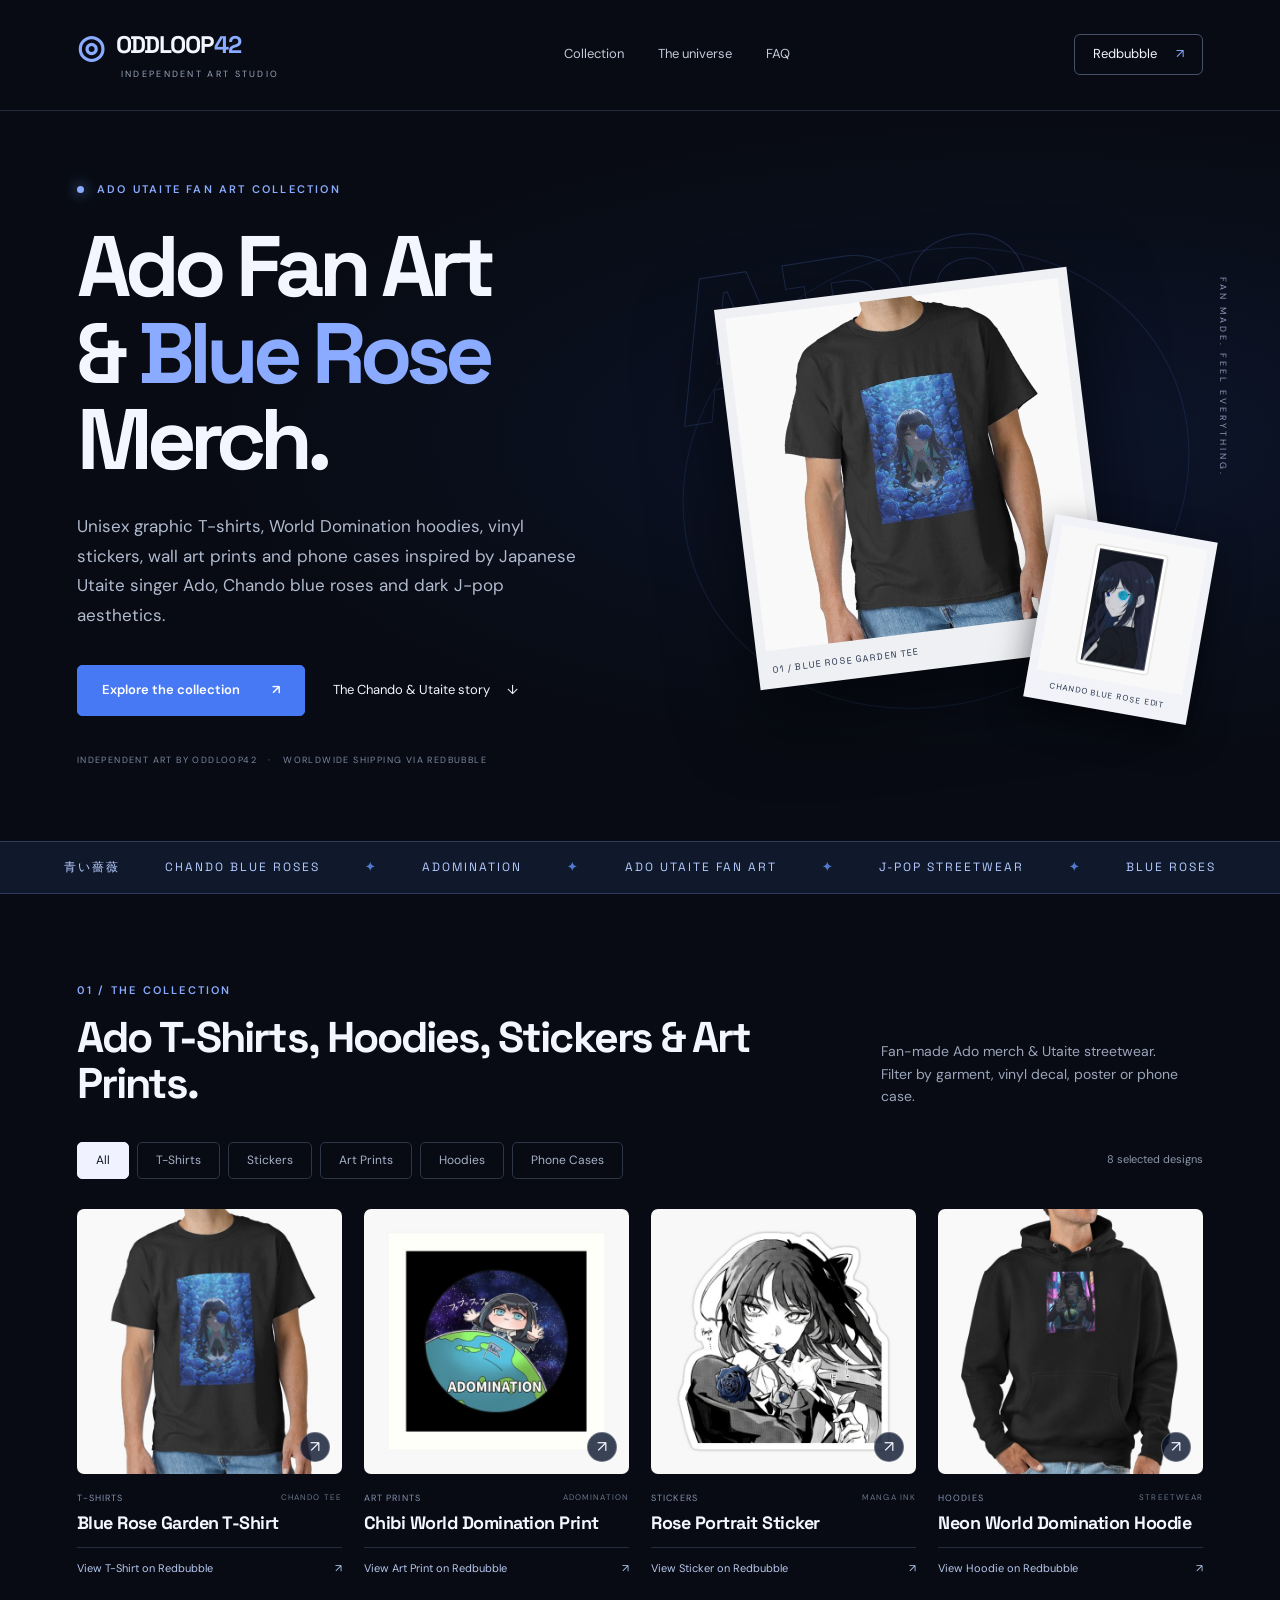
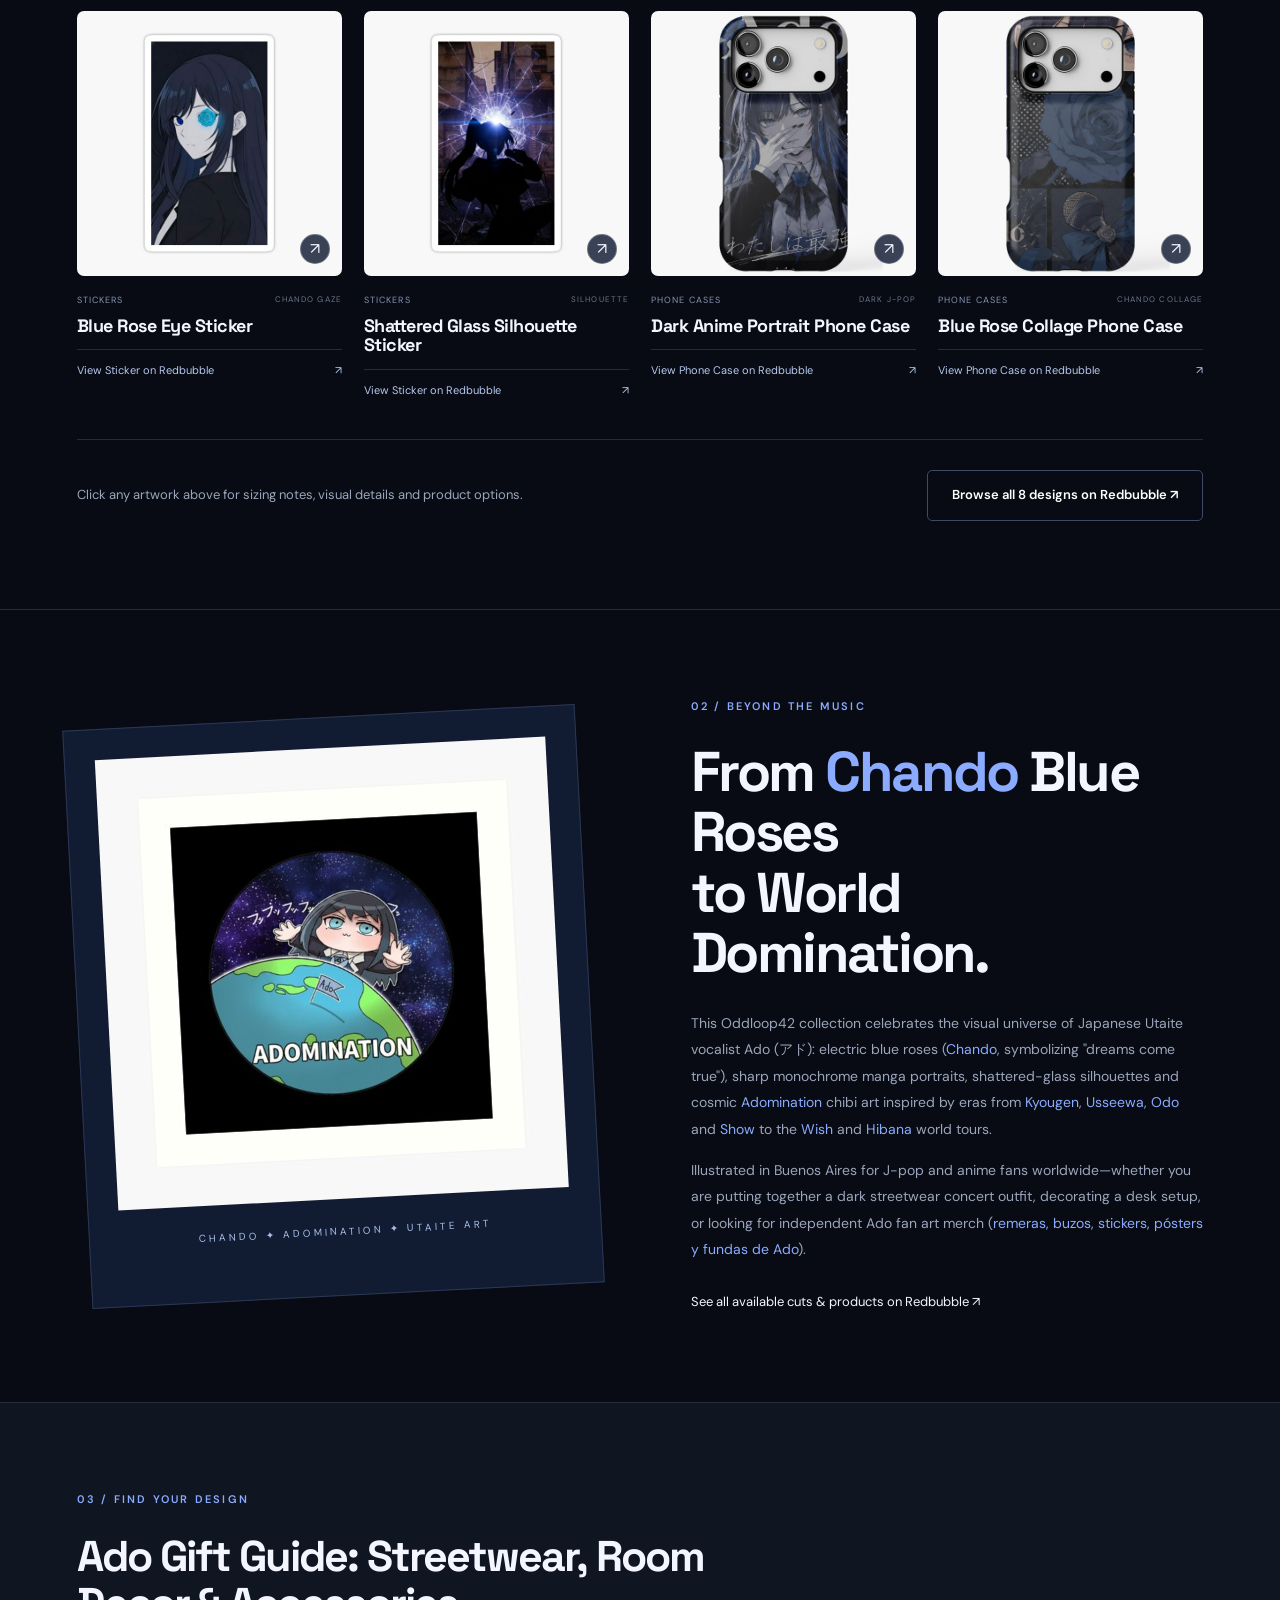
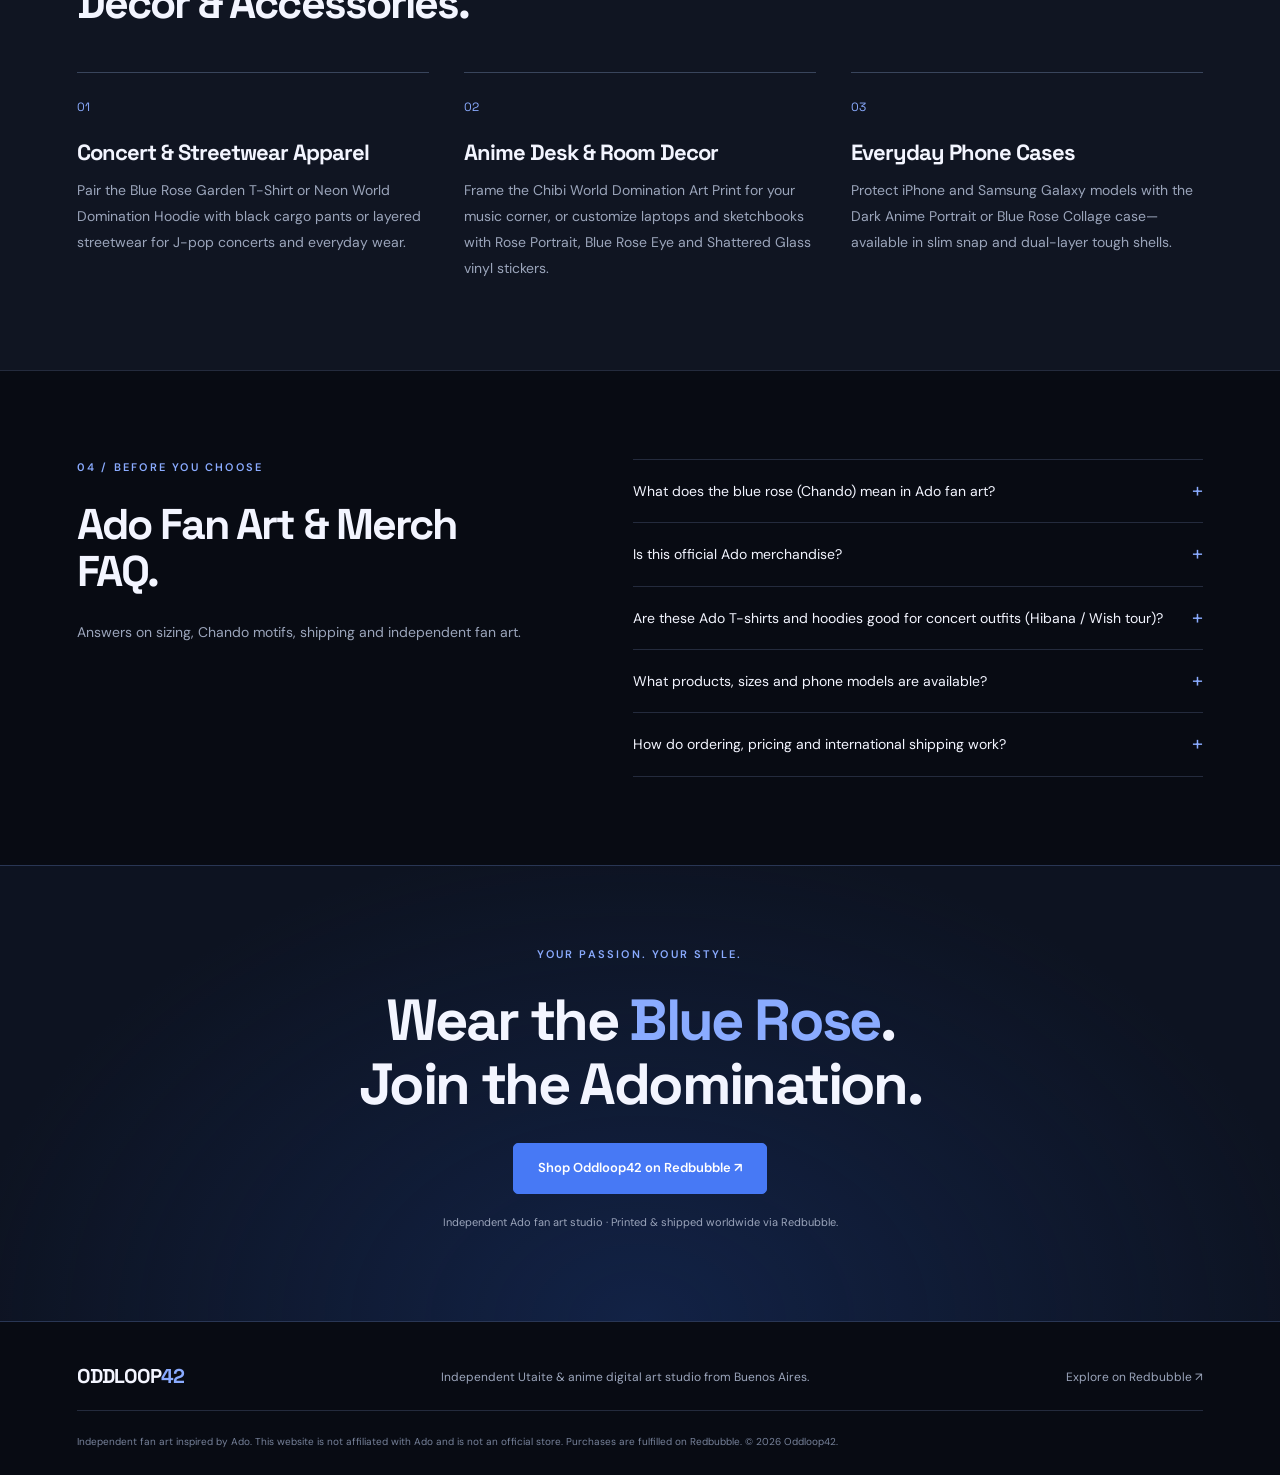
<file: index.html>
<!doctype html><html lang="en"><head><meta name="google-site-verification" content="pXzeMv8wvtBabQLxrbrE-_iz_yQ5JJcHWC7FZZ65nvI" /><meta charset="utf-8"><meta name="viewport" content="width=device-width,initial-scale=1"><title>Ado Merch &amp; Fan Art Apparel: Blue Rose T-Shirts, Stickers &amp; Prints | Oddloop42</title><meta name="description" content="Original Ado Utaite fan art merch &amp; streetwear: Chando blue rose T-shirts, World Domination hoodies, vinyl stickers, posters &amp; phone cases. Explore the 8-piece collection."><meta name="robots" content="index,follow,max-image-preview:large"><meta name="theme-color" content="#080b13"><meta property="og:type" content="website"><meta property="og:locale" content="en_US"><meta property="og:title" content="Ado Merch &amp; Fan Art Apparel: Blue Rose T-Shirts, Stickers &amp; Prints | Oddloop42"><meta property="og:description" content="Original Ado Utaite fan art merch &amp; streetwear: Chando blue rose T-shirts, World Domination hoodies, vinyl stickers, posters &amp; phone cases. Explore the 8-piece collection."><meta name="twitter:card" content="summary_large_image"><link rel="icon" href="assets/favicon.svg" type="image/svg+xml"><link rel="stylesheet" href="assets/style.css"><script type="application/ld+json">{"@context": "https://schema.org", "@type": "CollectionPage", "name": "Ado Merch & Fan Art Apparel: Blue Rose T-Shirts, Stickers & Prints | Oddloop42", "description": "Original Ado Utaite fan art merch and streetwear: Chando blue rose T-shirts, World Domination hoodies, vinyl stickers, art prints and phone cases by Oddloop42.", "inLanguage": "en", "about": {"@type": "Thing", "name": "Ado Utaite Fan Art & Chando Blue Rose Merch"}, "publisher": {"@type": "Organization", "name": "Oddloop42", "sameAs": ["https://oddloop42.redbubble.com"]}, "url": "https://gasvel95.github.io/oddloop42_store/", "image": "https://gasvel95.github.io/oddloop42_store/assets/blue-rose-garden.jpg", "mainEntity": {"@type": "ItemList", "itemListElement": [{"@type": "ListItem", "position": 1, "name": "Ado Blue Rose Garden T-Shirt", "url": "https://gasvel95.github.io/oddloop42_store/designs/blue-rose-garden.html", "image": "https://gasvel95.github.io/oddloop42_store/assets/blue-rose-garden.jpg"}, {"@type": "ListItem", "position": 2, "name": "Ado Chibi World Domination Art Print", "url": "https://gasvel95.github.io/oddloop42_store/designs/chibi-world-domination.html", "image": "https://gasvel95.github.io/oddloop42_store/assets/chibi-world-domination.jpg"}, {"@type": "ListItem", "position": 3, "name": "Ado Rose Portrait Sticker", "url": "https://gasvel95.github.io/oddloop42_store/designs/rose-portrait.html", "image": "https://gasvel95.github.io/oddloop42_store/assets/rose-portrait.jpg"}, {"@type": "ListItem", "position": 4, "name": "Ado Neon World Domination Hoodie", "url": "https://gasvel95.github.io/oddloop42_store/designs/neon-world-domination.html", "image": "https://gasvel95.github.io/oddloop42_store/assets/neon-world-domination.jpg"}, {"@type": "ListItem", "position": 5, "name": "Ado Blue Rose Eye Sticker", "url": "https://gasvel95.github.io/oddloop42_store/designs/blue-rose-eye.html", "image": "https://gasvel95.github.io/oddloop42_store/assets/blue-rose-eye.jpg"}, {"@type": "ListItem", "position": 6, "name": "Ado Shattered Glass Silhouette Sticker", "url": "https://gasvel95.github.io/oddloop42_store/designs/shattered-glass.html", "image": "https://gasvel95.github.io/oddloop42_store/assets/shattered-glass.jpg"}, {"@type": "ListItem", "position": 7, "name": "Ado Dark Anime Portrait Phone Case", "url": "https://gasvel95.github.io/oddloop42_store/designs/dark-anime-portrait.html", "image": "https://gasvel95.github.io/oddloop42_store/assets/dark-anime-portrait.jpg"}, {"@type": "ListItem", "position": 8, "name": "Ado Blue Rose Collage Phone Case", "url": "https://gasvel95.github.io/oddloop42_store/designs/blue-rose-collage.html", "image": "https://gasvel95.github.io/oddloop42_store/assets/blue-rose-collage.jpg"}]}, "subjectOf": {"@type": "FAQPage", "mainEntity": [{"@type": "Question", "name": "What does the blue rose (Chando) mean in Ado fan art?", "acceptedAnswer": {"@type": "Answer", "text": "In Japanese flower language, the blue rose (aoi bara) means miracles and dreams come true. It is the signature emblem of Ado and her persona Chando, featured across our Blue Rose Garden tee, Blue Rose Eye sticker and Blue Rose Collage case."}}, {"@type": "Question", "name": "Is this official Ado merchandise?", "acceptedAnswer": {"@type": "Answer", "text": "No. This is an independent, fan-made art collection illustrated by Oddloop42 and inspired by Ado's Utaite aesthetic. This studio is not affiliated with Ado, Cloud Nine, or Universal Music."}}, {"@type": "Question", "name": "Are these Ado T-shirts and hoodies good for concert outfits (Hibana / Wish tour)?", "acceptedAnswer": {"@type": "Answer", "text": "Yes. Both the Blue Rose Garden T-shirt and the Neon World Domination pullover hoodie are designed for dark fabrics (black and deep navy) so the cobalt blue roses and neon highlights stand out under venue lighting."}}, {"@type": "Question", "name": "What products, sizes and phone models are available?", "acceptedAnswer": {"@type": "Answer", "text": "The 8-design collection includes unisex classic and heavyweight T-shirts (S–5XL), pullover hoodies, kiss-cut vinyl stickers in 4 sizes, gallery-grade wall art prints, and fitted cases for iPhone and Samsung Galaxy."}}, {"@type": "Question", "name": "How do ordering, pricing and international shipping work?", "acceptedAnswer": {"@type": "Answer", "text": "Every design page links to its official Oddloop42 listing on Redbubble, which prints on demand and ships worldwide (US, Canada, Europe, Latin America, Asia and Oceania) with local currency pricing and buyer protection."}}]}}</script><!-- deployment-seo --><link rel="canonical" href="https://gasvel95.github.io/oddloop42_store/"><meta property="og:url" content="https://gasvel95.github.io/oddloop42_store/"><meta property="og:image" content="https://gasvel95.github.io/oddloop42_store/assets/blue-rose-garden.jpg"><meta name="twitter:image" content="https://gasvel95.github.io/oddloop42_store/assets/blue-rose-garden.jpg"><!-- /deployment-seo --></head><body><a class="skip" href="#content">Skip to content</a><header><a class="brand" href="index.html" aria-label="Oddloop42, home"><span class="mark">◎</span> ODDLOOP<span class="blue">42</span><small>INDEPENDENT ART STUDIO</small></a><nav aria-label="Main navigation"><a href="index.html#collection">Collection</a><a href="index.html#universe">The universe</a><a href="index.html#faq">FAQ</a></nav><a class="shop-nav" href="https://www.redbubble.com/people/oddloop42/shop?asc=u&collections=4354562" target="_blank" rel="noopener">Redbubble <span>↗</span></a></header>
<main id="content"><section class="hero"><div class="hero-copy"><p class="eyebrow"><span class="live-dot"></span> ADO UTAITE FAN ART COLLECTION</p><h1>Ado Fan Art<br>&amp; <em>Blue Rose</em> Merch.</h1><p class="intro">Unisex graphic T-shirts, World Domination hoodies, vinyl stickers, wall art prints and phone cases inspired by Japanese Utaite singer Ado, Chando blue roses and dark J-pop aesthetics.</p><div class="hero-actions"><a class="button" href="#collection">Explore the collection <span>↗</span></a><a class="text-link" href="#universe">The Chando &amp; Utaite story <span>↓</span></a></div><p class="hero-note">INDEPENDENT ART BY ODDLOOP42 <span>·</span> WORLDWIDE SHIPPING VIA REDBUBBLE</p></div><div class="hero-art"><span class="outline-word" aria-hidden="true">ADO</span><div class="orbit" aria-hidden="true"></div><a class="hero-main-image" href="designs/blue-rose-garden.html"><img src="assets/blue-rose-garden.jpg" width="600" height="600" fetchpriority="high" alt="Ado Blue Rose Garden black T-shirt – Chando Utaite anime fan art streetwear by Oddloop42"><span>01 / BLUE ROSE GARDEN TEE <b>↗</b></span></a><a class="hero-small-image" href="designs/blue-rose-eye.html"><img src="assets/blue-rose-eye.jpg" width="600" height="600" alt="Ado Blue Rose Eye vinyl sticker – Chando anime gaze decal"><span>CHANDO BLUE ROSE EDIT</span></a><span class="vertical-note">FAN MADE. FEEL EVERYTHING.</span></div></section>
<div class="ticker" aria-hidden="true"><span>青い薔薇</span> CHANDO BLUE ROSES <b>✦</b> ADOMINATION <b>✦</b> ADO UTAITE FAN ART <b>✦</b> J-POP STREETWEAR <b>✦</b> BLUE ROSES</div>
<section id="collection" class="collection section"><div class="section-top"><div><p class="eyebrow">01 / THE COLLECTION</p><h2>Ado T-Shirts, Hoodies, Stickers &amp; Art Prints.</h2></div><p>Fan-made Ado merch &amp; Utaite streetwear.<br>Filter by garment, vinyl decal, poster or phone case.</p></div><div class="filters" role="group" aria-label="Filter products"><button type="button" data-filter="All" aria-pressed="true">All</button><button type="button" data-filter="T-Shirts" aria-pressed="false">T-Shirts</button><button type="button" data-filter="Stickers" aria-pressed="false">Stickers</button><button type="button" data-filter="Art Prints" aria-pressed="false">Art Prints</button><button type="button" data-filter="Hoodies" aria-pressed="false">Hoodies</button><button type="button" data-filter="Phone Cases" aria-pressed="false">Phone Cases</button><span id="count" aria-live="polite">8 selected designs</span></div><div class="product-grid"><article class="product" data-category="T-Shirts"><a class="product-image" href="designs/blue-rose-garden.html"><img src="assets/blue-rose-garden.jpg" width="600" height="600" loading="lazy" decoding="async" alt="Ado Blue Rose Garden black T-shirt – Chando Utaite anime fan art streetwear by Oddloop42"><span class="image-arrow" aria-hidden="true">↗</span></a><div class="product-meta"><span>T-Shirts</span><span>CHANDO TEE</span></div><h3><a href="designs/blue-rose-garden.html">Blue Rose Garden T-Shirt</a></h3><a class="product-buy" href="https://www.redbubble.com/i/t-shirt/Ado-Blue-Rose-Garden-Utaite-Anime-Art-by-Oddloop42/174841764/lrcw" target="_blank" rel="noopener">View T-Shirt on Redbubble <span>↗</span></a></article><article class="product" data-category="Art Prints"><a class="product-image" href="designs/chibi-world-domination.html"><img src="assets/chibi-world-domination.jpg" width="600" height="600" loading="lazy" decoding="async" alt="Ado Chibi World Domination art print – Adomination space anime poster by Oddloop42"><span class="image-arrow" aria-hidden="true">↗</span></a><div class="product-meta"><span>Art Prints</span><span>ADOMINATION</span></div><h3><a href="designs/chibi-world-domination.html">Chibi World Domination Print</a></h3><a class="product-buy" href="https://www.redbubble.com/i/art-print/Ado-Chibi-World-Domination-Adomination-Space-Art-by-Oddloop42/173687102/wqnt" target="_blank" rel="noopener">View Art Print on Redbubble <span>↗</span></a></article><article class="product" data-category="Stickers"><a class="product-image" href="designs/rose-portrait.html"><img src="assets/rose-portrait.jpg" width="600" height="600" loading="lazy" decoding="async" alt="Ado Rose Portrait vinyl sticker – monochrome manga Utaite decal by Oddloop42"><span class="image-arrow" aria-hidden="true">↗</span></a><div class="product-meta"><span>Stickers</span><span>MANGA INK</span></div><h3><a href="designs/rose-portrait.html">Rose Portrait Sticker</a></h3><a class="product-buy" href="https://www.redbubble.com/i/sticker/Ado-Rose-Portrait-Monochrome-Utaite-Fan-Art-by-Oddloop42/180071216/7sgk" target="_blank" rel="noopener">View Sticker on Redbubble <span>↗</span></a></article><article class="product" data-category="Hoodies"><a class="product-image" href="designs/neon-world-domination.html"><img src="assets/neon-world-domination.jpg" width="600" height="600" loading="lazy" decoding="async" alt="Ado Neon World Domination pullover hoodie – Adomination J-pop streetwear by Oddloop42"><span class="image-arrow" aria-hidden="true">↗</span></a><div class="product-meta"><span>Hoodies</span><span>STREETWEAR</span></div><h3><a href="designs/neon-world-domination.html">Neon World Domination Hoodie</a></h3><a class="product-buy" href="https://www.redbubble.com/i/hoodie/Ado-World-Domination-Neon-Adomination-Fan-Art-by-Oddloop42/174841675/2j5j" target="_blank" rel="noopener">View Hoodie on Redbubble <span>↗</span></a></article><article class="product" data-category="Stickers"><a class="product-image" href="designs/blue-rose-eye.html"><img src="assets/blue-rose-eye.jpg" width="600" height="600" loading="lazy" decoding="async" alt="Ado Blue Rose Eye vinyl sticker – Chando anime portrait decal by Oddloop42"><span class="image-arrow" aria-hidden="true">↗</span></a><div class="product-meta"><span>Stickers</span><span>CHANDO GAZE</span></div><h3><a href="designs/blue-rose-eye.html">Blue Rose Eye Sticker</a></h3><a class="product-buy" href="https://www.redbubble.com/i/sticker/Ado-Blue-Rose-Eye-Anime-Portrait-Art-by-Oddloop42/175007429/7sgk" target="_blank" rel="noopener">View Sticker on Redbubble <span>↗</span></a></article><article class="product" data-category="Stickers"><a class="product-image" href="designs/shattered-glass.html"><img src="assets/shattered-glass.jpg" width="600" height="600" loading="lazy" decoding="async" alt="Ado Shattered Glass Silhouette sticker – blue rose Utaite vinyl decal by Oddloop42"><span class="image-arrow" aria-hidden="true">↗</span></a><div class="product-meta"><span>Stickers</span><span>SILHOUETTE</span></div><h3><a href="designs/shattered-glass.html">Shattered Glass Silhouette Sticker</a></h3><a class="product-buy" href="https://www.redbubble.com/i/sticker/Ado-Shattered-Glass-Silhouette-Blue-Rose-Art-by-Oddloop42/175007357/7sgk" target="_blank" rel="noopener">View Sticker on Redbubble <span>↗</span></a></article><article class="product" data-category="Phone Cases"><a class="product-image" href="designs/dark-anime-portrait.html"><img src="assets/dark-anime-portrait.jpg" width="600" height="600" loading="lazy" decoding="async" alt="Ado Dark Anime Portrait phone case – Adomination J-pop cover by Oddloop42"><span class="image-arrow" aria-hidden="true">↗</span></a><div class="product-meta"><span>Phone Cases</span><span>DARK J-POP</span></div><h3><a href="designs/dark-anime-portrait.html">Dark Anime Portrait Phone Case</a></h3><a class="product-buy" href="https://www.redbubble.com/i/iphone-case/Ado-Dark-Anime-Portrait-Adomination-J-Pop-Art-by-Oddloop42/180855711/3bp7" target="_blank" rel="noopener">View Phone Case on Redbubble <span>↗</span></a></article><article class="product" data-category="Phone Cases"><a class="product-image" href="designs/blue-rose-collage.html"><img src="assets/blue-rose-collage.jpg" width="600" height="600" loading="lazy" decoding="async" alt="Ado Blue Rose Collage phone case – Chando J-pop fan art cover by Oddloop42"><span class="image-arrow" aria-hidden="true">↗</span></a><div class="product-meta"><span>Phone Cases</span><span>CHANDO COLLAGE</span></div><h3><a href="designs/blue-rose-collage.html">Blue Rose Collage Phone Case</a></h3><a class="product-buy" href="https://www.redbubble.com/i/iphone-case/Ado-Blue-Rose-Collage-J-Pop-Fan-Art-by-Oddloop42/180855771/3bp7" target="_blank" rel="noopener">View Phone Case on Redbubble <span>↗</span></a></article></div><div class="collection-bottom"><p>Click any artwork above for sizing notes, visual details and product options.</p><a class="button secondary" href="https://www.redbubble.com/people/oddloop42/shop?asc=u&collections=4354562" target="_blank" rel="noopener">Browse all 8 designs on Redbubble ↗</a></div></section>
<section id="universe" class="universe section"><div class="universe-art"><img src="assets/chibi-world-domination.jpg" width="600" height="600" loading="lazy" alt="Ado Chibi World Domination art print – Adomination space-themed fan art poster"><span>CHANDO ✦ ADOMINATION ✦ UTAITE ART</span></div><div class="universe-copy"><p class="eyebrow">02 / BEYOND THE MUSIC</p><h2>From <em>Chando</em> Blue Roses<br>to World Domination.</h2><p>This Oddloop42 collection celebrates the visual universe of Japanese Utaite vocalist Ado (アド): electric blue roses (<em>Chando</em>, symbolizing "dreams come true"), sharp monochrome manga portraits, shattered-glass silhouettes and cosmic <em>Adomination</em> chibi art inspired by eras from <em>Kyougen</em>, <em>Usseewa</em>, <em>Odo</em> and <em>Show</em> to the <em>Wish</em> and <em>Hibana</em> world tours.</p><p>Illustrated in Buenos Aires for J-pop and anime fans worldwide—whether you are putting together a dark streetwear concert outfit, decorating a desk setup, or looking for independent Ado fan art merch (<em>remeras, buzos, stickers, pósters y fundas de Ado</em>).</p><a class="text-link" href="https://www.redbubble.com/people/oddloop42/shop?asc=u&collections=4354562" target="_blank" rel="noopener">See all available cuts &amp; products on Redbubble ↗</a></div></section>
<section class="guide section"><p class="eyebrow">03 / FIND YOUR DESIGN</p><h2>Ado Gift Guide: Streetwear, Room Decor &amp; Accessories.</h2><div class="guide-grid"><article><span>01</span><h3>Concert &amp; Streetwear Apparel</h3><p>Pair the <a href="designs/blue-rose-garden.html">Blue Rose Garden T-Shirt</a> or <a href="designs/neon-world-domination.html">Neon World Domination Hoodie</a> with black cargo pants or layered streetwear for J-pop concerts and everyday wear.</p></article><article><span>02</span><h3>Anime Desk &amp; Room Decor</h3><p>Frame the <a href="designs/chibi-world-domination.html">Chibi World Domination Art Print</a> for your music corner, or customize laptops and sketchbooks with <a href="designs/rose-portrait.html">Rose Portrait</a>, <a href="designs/blue-rose-eye.html">Blue Rose Eye</a> and <a href="designs/shattered-glass.html">Shattered Glass</a> vinyl stickers.</p></article><article><span>03</span><h3>Everyday Phone Cases</h3><p>Protect iPhone and Samsung Galaxy models with the <a href="designs/dark-anime-portrait.html">Dark Anime Portrait</a> or <a href="designs/blue-rose-collage.html">Blue Rose Collage</a> case—available in slim snap and dual-layer tough shells.</p></article></div></section>
<section id="faq" class="faq section"><div><p class="eyebrow">04 / BEFORE YOU CHOOSE</p><h2>Ado Fan Art &amp; Merch FAQ.</h2><p>Answers on sizing, Chando motifs, shipping and independent fan art.</p></div><div class="faq-list"><details><summary>What does the blue rose (Chando) mean in Ado fan art?</summary><p>In Japanese flower language, the blue rose (aoi bara) means "miracles" and "dreams come true." It is the signature emblem of Ado and her persona Chando, featured across our Blue Rose Garden tee, Blue Rose Eye sticker and Blue Rose Collage case.</p></details><details><summary>Is this official Ado merchandise?</summary><p>No. This is an independent, fan-made art collection illustrated by Oddloop42 and inspired by Ado's Utaite aesthetic. This studio is not affiliated with Ado, Cloud Nine, or Universal Music.</p></details><details><summary>Are these Ado T-shirts and hoodies good for concert outfits (Hibana / Wish tour)?</summary><p>Yes. Both the Blue Rose Garden T-shirt and the Neon World Domination pullover hoodie are designed for dark fabrics (black and deep navy) so the cobalt blue roses and neon highlights stand out under venue lighting.</p></details><details><summary>What products, sizes and phone models are available?</summary><p>The 8-design collection includes unisex classic and heavyweight T-shirts (S–5XL), pullover hoodies, kiss-cut vinyl stickers in 4 sizes, gallery-grade wall art prints, and fitted cases for iPhone and Samsung Galaxy.</p></details><details><summary>How do ordering, pricing and international shipping work?</summary><p>Every design page links to its official Oddloop42 listing on Redbubble, which prints on demand and ships worldwide (US, Canada, Europe, Latin America, Asia and Oceania) with local currency pricing and buyer protection.</p></details></div></section>
<section class="final-cta"><p class="eyebrow">YOUR PASSION. YOUR STYLE.</p><h2>Wear the <em>Blue Rose</em>.<br>Join the Adomination.</h2><a class="button" href="https://www.redbubble.com/people/oddloop42/shop?asc=u&collections=4354562" target="_blank" rel="noopener">Shop Oddloop42 on Redbubble ↗</a><p>Independent Ado fan art studio · Printed &amp; shipped worldwide via Redbubble.</p></section></main><script src="assets/app.js" defer></script><footer><a class="brand" href="index.html">ODDLOOP<span class="blue">42</span></a><p>Independent Utaite &amp; anime digital art studio from Buenos Aires.</p><a href="https://www.redbubble.com/people/oddloop42/shop?asc=u&collections=4354562" target="_blank" rel="noopener">Explore on Redbubble ↗</a><div class="legal">Independent fan art inspired by Ado. This website is not affiliated with Ado and is not an official store. Purchases are fulfilled on Redbubble. © 2026 Oddloop42.</div></footer></body></html>
</file>
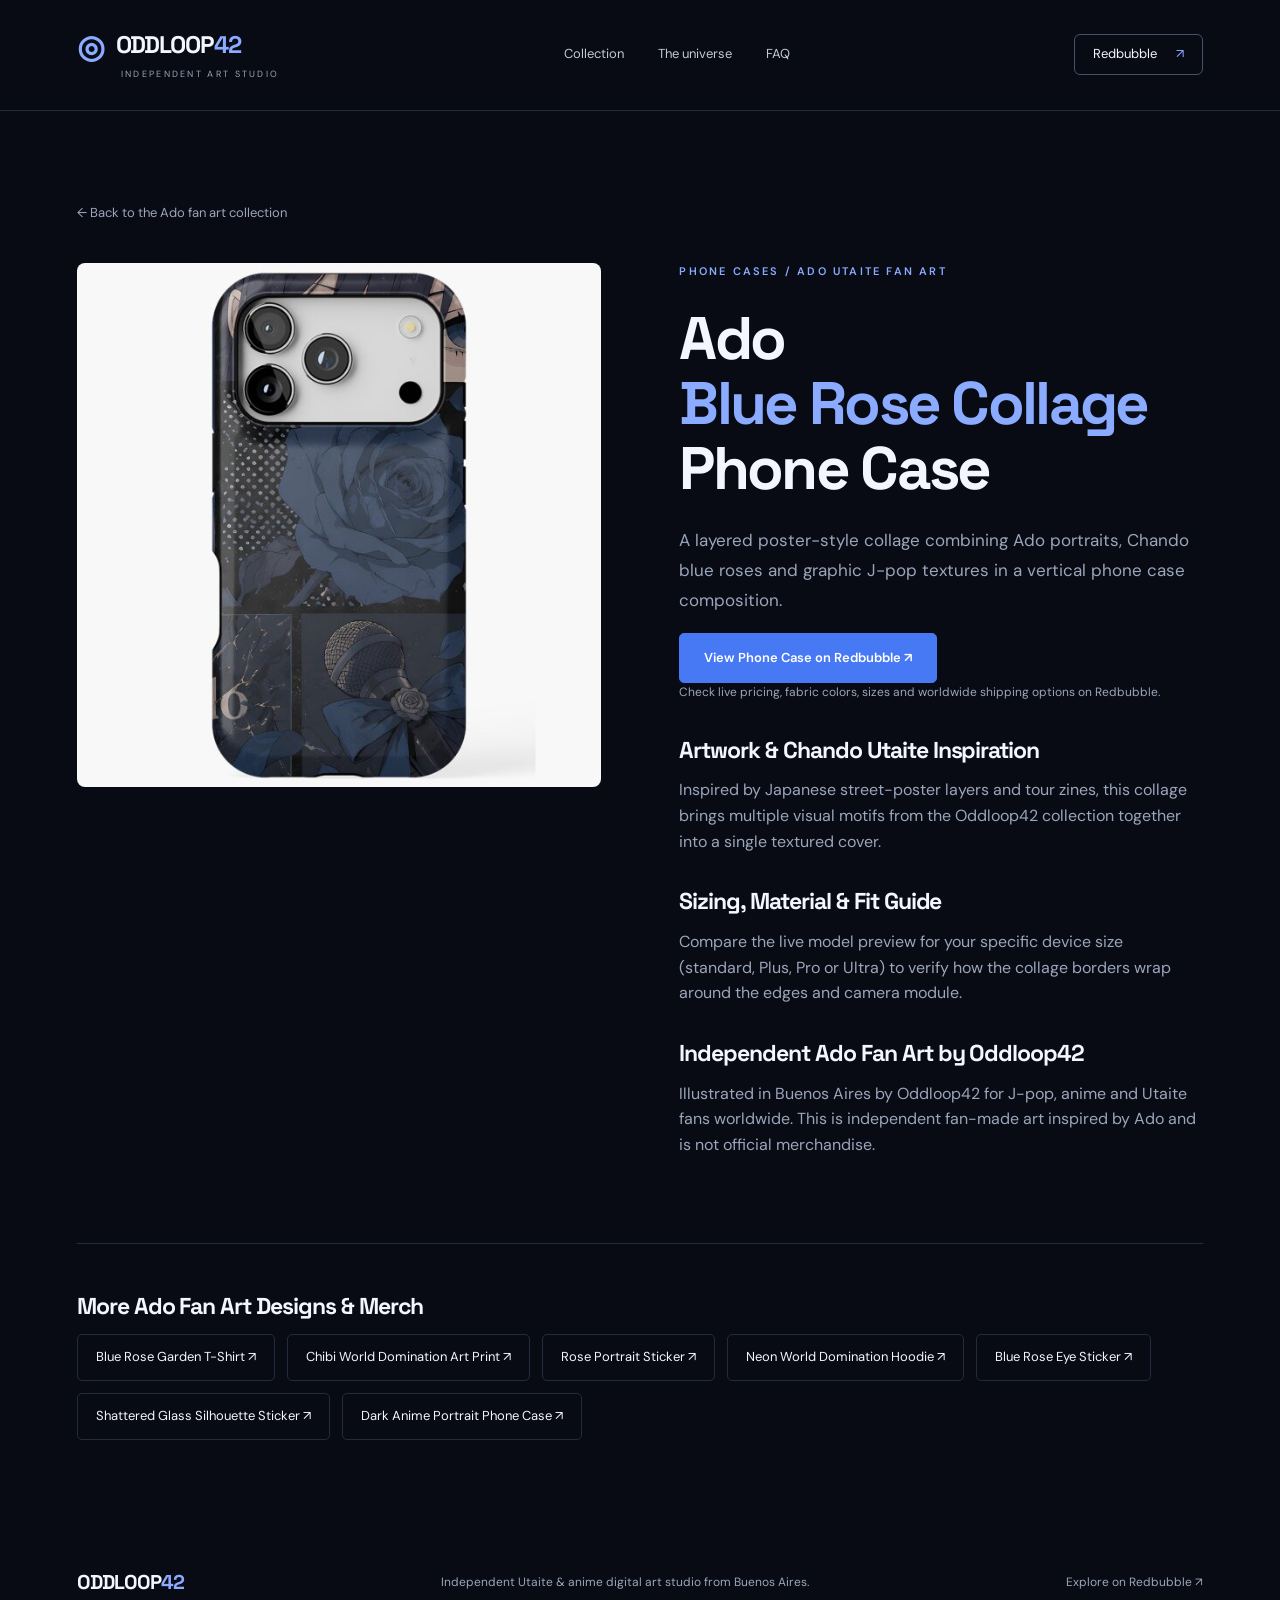
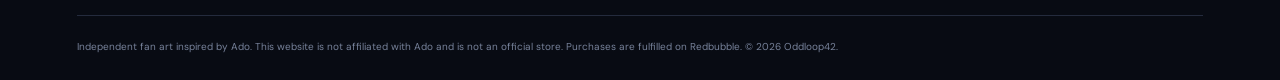
<file: designs/blue-rose-collage.html>
<!doctype html><html lang="en"><head><meta charset="utf-8"><meta name="viewport" content="width=device-width,initial-scale=1"><title>Ado Blue Rose Collage Phone Case – Chando J-Pop Aesthetic Cover | Oddloop42</title><meta name="description" content="Ado Blue Rose Collage phone case layering Utaite anime portraits, Chando roses and graphic J-pop motifs. Fitted cases for iPhone and Samsung Galaxy."><meta name="robots" content="index,follow,max-image-preview:large"><meta name="theme-color" content="#080b13"><meta property="og:type" content="article"><meta property="og:locale" content="en_US"><meta property="og:title" content="Ado Blue Rose Collage Phone Case – Chando J-Pop Aesthetic Cover | Oddloop42"><meta property="og:description" content="Ado Blue Rose Collage phone case layering Utaite anime portraits, Chando roses and graphic J-pop motifs. Fitted cases for iPhone and Samsung Galaxy."><meta name="twitter:card" content="summary_large_image"><link rel="icon" href="../assets/favicon.svg" type="image/svg+xml"><link rel="stylesheet" href="../assets/style.css"><script type="application/ld+json">{"@context": "https://schema.org", "@type": "ItemPage", "name": "Ado Blue Rose Collage Phone Case – Chando J-Pop Aesthetic Cover | Oddloop42", "description": "Ado Blue Rose Collage phone case layering Utaite anime portraits, Chando roses and graphic J-pop motifs. Fitted cases for iPhone and Samsung Galaxy.", "inLanguage": "en", "mainEntity": {"@type": "VisualArtwork", "name": "Ado Blue Rose Collage – Phone Case", "artform": "Digital Fan Art (Phone Cases)", "creator": {"@type": "Organization", "name": "Oddloop42"}, "about": {"@type": "Thing", "name": "Ado (Japanese Utaite Singer)"}, "sameAs": "https://www.redbubble.com/i/iphone-case/Ado-Blue-Rose-Collage-J-Pop-Fan-Art-by-Oddloop42/180855771/3bp7", "image": "https://gasvel95.github.io/oddloop42_store/assets/blue-rose-collage.jpg", "url": "https://gasvel95.github.io/oddloop42_store/designs/blue-rose-collage.html"}, "url": "https://gasvel95.github.io/oddloop42_store/designs/blue-rose-collage.html", "image": "https://gasvel95.github.io/oddloop42_store/assets/blue-rose-collage.jpg", "sameAs": "https://www.redbubble.com/i/iphone-case/Ado-Blue-Rose-Collage-J-Pop-Fan-Art-by-Oddloop42/180855771/3bp7", "breadcrumb": {"@type": "BreadcrumbList", "itemListElement": [{"@type": "ListItem", "position": 1, "name": "Ado Fan Art Merch", "item": "https://gasvel95.github.io/oddloop42_store/"}, {"@type": "ListItem", "position": 2, "name": "Ado Blue Rose Collage Phone Case", "item": "https://gasvel95.github.io/oddloop42_store/designs/blue-rose-collage.html"}]}}</script><!-- deployment-seo --><link rel="canonical" href="https://gasvel95.github.io/oddloop42_store/designs/blue-rose-collage.html"><meta property="og:url" content="https://gasvel95.github.io/oddloop42_store/designs/blue-rose-collage.html"><meta property="og:image" content="https://gasvel95.github.io/oddloop42_store/assets/blue-rose-collage.jpg"><meta name="twitter:image" content="https://gasvel95.github.io/oddloop42_store/assets/blue-rose-collage.jpg"><!-- /deployment-seo --></head><body><a class="skip" href="#content">Skip to content</a><header><a class="brand" href="../index.html" aria-label="Oddloop42, home"><span class="mark">◎</span> ODDLOOP<span class="blue">42</span><small>INDEPENDENT ART STUDIO</small></a><nav aria-label="Main navigation"><a href="../index.html#collection">Collection</a><a href="../index.html#universe">The universe</a><a href="../index.html#faq">FAQ</a></nav><a class="shop-nav" href="https://www.redbubble.com/people/oddloop42/shop?asc=u&collections=4354562" target="_blank" rel="noopener">Redbubble <span>↗</span></a></header><main id="content" class="detail section"><a class="back" href="../index.html#collection">← Back to the Ado fan art collection</a><div class="detail-grid"><img class="detail-image" src="../assets/blue-rose-collage.jpg" width="600" height="600" fetchpriority="high" alt="Ado Blue Rose Collage phone case – Chando J-pop fan art cover by Oddloop42"><div><p class="eyebrow">PHONE CASES / ADO UTAITE FAN ART</p><h1>Ado<br><em>Blue Rose Collage</em> Phone Case</h1><p class="intro">A layered poster-style collage combining Ado portraits, Chando blue roses and graphic J-pop textures in a vertical phone case composition.</p><a class="button" href="https://www.redbubble.com/i/iphone-case/Ado-Blue-Rose-Collage-J-Pop-Fan-Art-by-Oddloop42/180855771/3bp7" target="_blank" rel="noopener">View Phone Case on Redbubble ↗</a><p class="detail-note">Check live pricing, fabric colors, sizes and worldwide shipping options on Redbubble.</p><h2>Artwork &amp; Chando Utaite Inspiration</h2><p>Inspired by Japanese street-poster layers and tour zines, this collage brings multiple visual motifs from the Oddloop42 collection together into a single textured cover.</p><h2>Sizing, Material &amp; Fit Guide</h2><p>Compare the live model preview for your specific device size (standard, Plus, Pro or Ultra) to verify how the collage borders wrap around the edges and camera module.</p><h2>Independent Ado Fan Art by Oddloop42</h2><p>Illustrated in Buenos Aires by Oddloop42 for J-pop, anime and Utaite fans worldwide. This is independent fan-made art inspired by Ado and is not official merchandise.</p></div></div><div class="related"><h2>More Ado Fan Art Designs &amp; Merch</h2><div class="related-links"><a href="blue-rose-garden.html">Blue Rose Garden T-Shirt ↗</a><a href="chibi-world-domination.html">Chibi World Domination Art Print ↗</a><a href="rose-portrait.html">Rose Portrait Sticker ↗</a><a href="neon-world-domination.html">Neon World Domination Hoodie ↗</a><a href="blue-rose-eye.html">Blue Rose Eye Sticker ↗</a><a href="shattered-glass.html">Shattered Glass Silhouette Sticker ↗</a><a href="dark-anime-portrait.html">Dark Anime Portrait Phone Case ↗</a></div></div></main><footer><a class="brand" href="../index.html">ODDLOOP<span class="blue">42</span></a><p>Independent Utaite &amp; anime digital art studio from Buenos Aires.</p><a href="https://www.redbubble.com/people/oddloop42/shop?asc=u&collections=4354562" target="_blank" rel="noopener">Explore on Redbubble ↗</a><div class="legal">Independent fan art inspired by Ado. This website is not affiliated with Ado and is not an official store. Purchases are fulfilled on Redbubble. © 2026 Oddloop42.</div></footer></body></html>
</file>
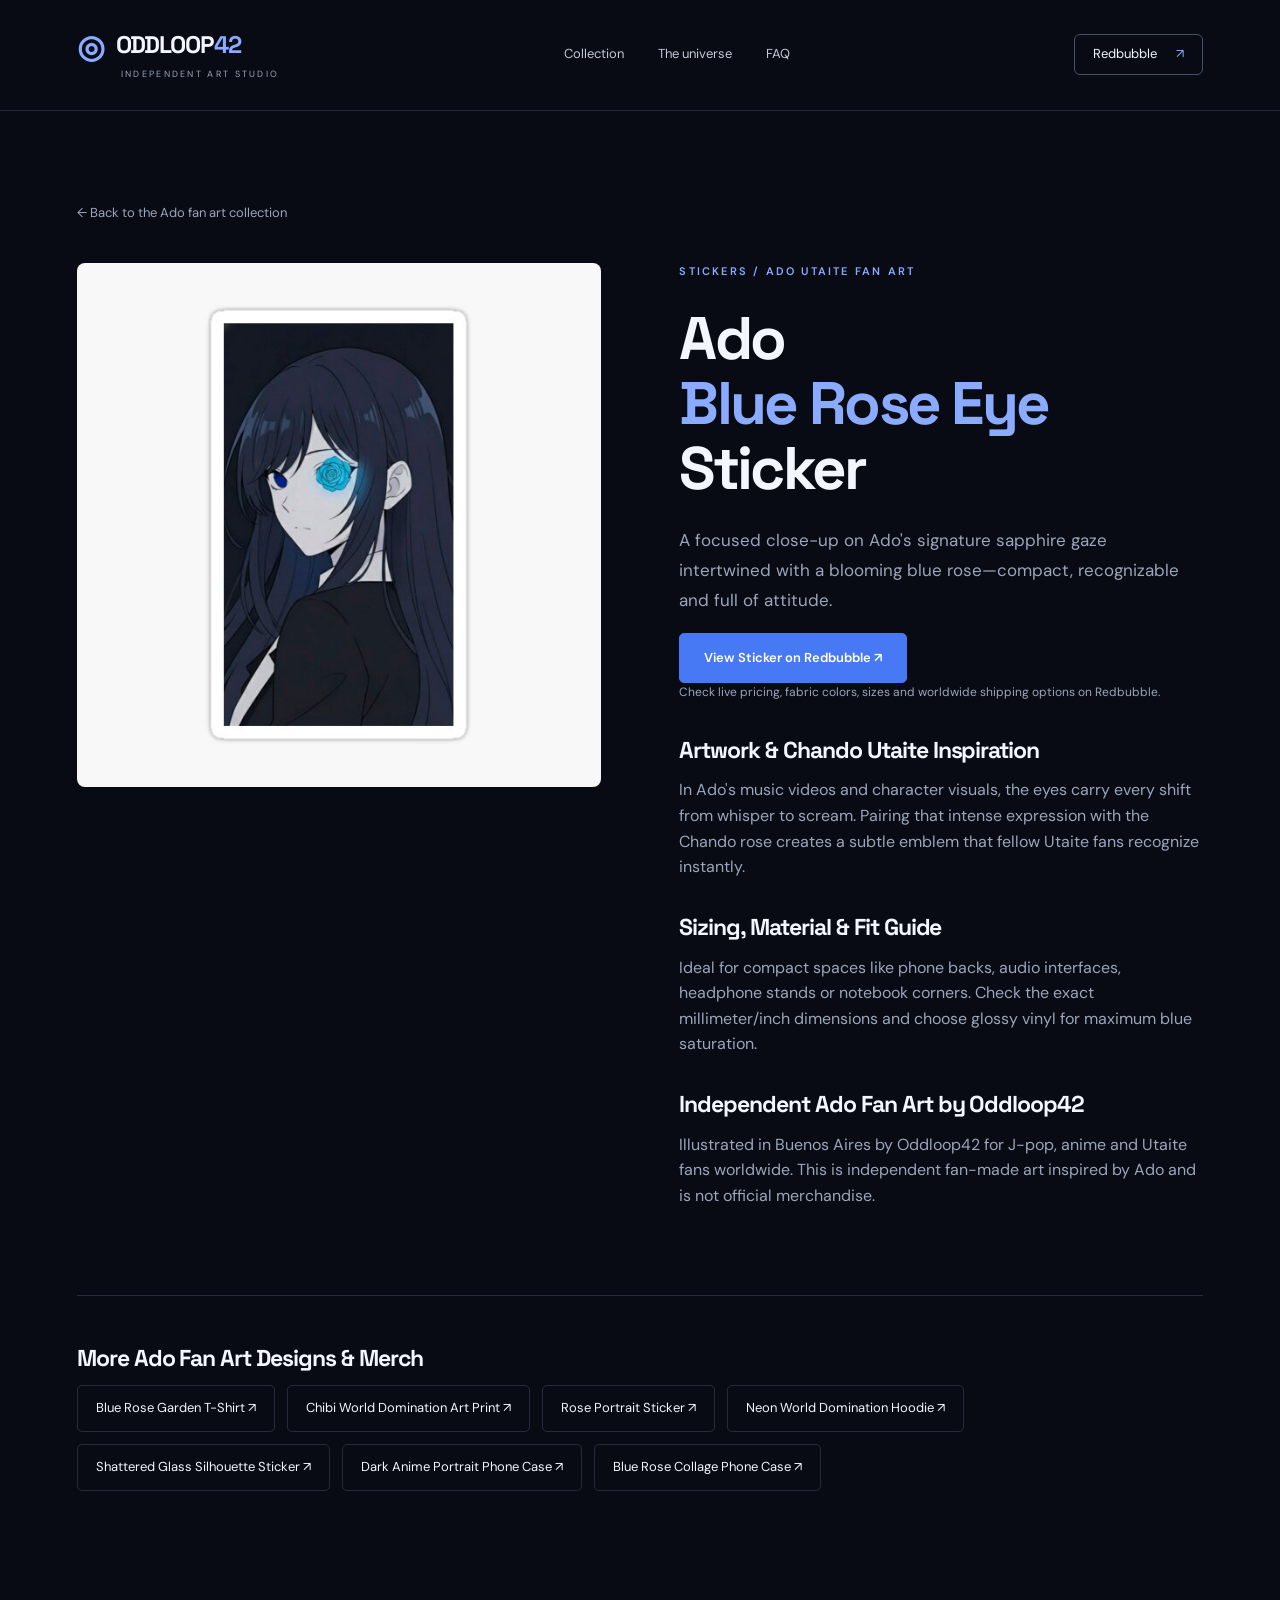
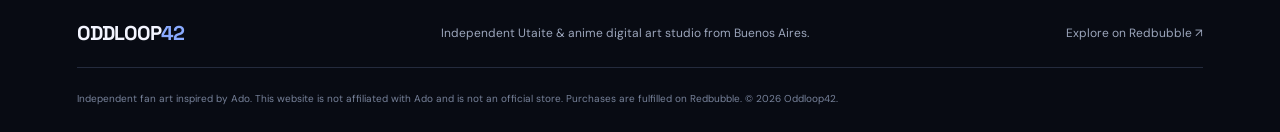
<file: designs/blue-rose-eye.html>
<!doctype html><html lang="en"><head><meta charset="utf-8"><meta name="viewport" content="width=device-width,initial-scale=1"><title>Ado Blue Rose Eye Sticker – Chando Anime Gaze Vinyl Decal | Oddloop42</title><meta name="description" content="Ado Blue Rose Eye vinyl sticker combining an intense anime gaze and Chando blue rose petals. Durable die-cut decal for laptops, phone cases and notebooks."><meta name="robots" content="index,follow,max-image-preview:large"><meta name="theme-color" content="#080b13"><meta property="og:type" content="article"><meta property="og:locale" content="en_US"><meta property="og:title" content="Ado Blue Rose Eye Sticker – Chando Anime Gaze Vinyl Decal | Oddloop42"><meta property="og:description" content="Ado Blue Rose Eye vinyl sticker combining an intense anime gaze and Chando blue rose petals. Durable die-cut decal for laptops, phone cases and notebooks."><meta name="twitter:card" content="summary_large_image"><link rel="icon" href="../assets/favicon.svg" type="image/svg+xml"><link rel="stylesheet" href="../assets/style.css"><script type="application/ld+json">{"@context": "https://schema.org", "@type": "ItemPage", "name": "Ado Blue Rose Eye Sticker – Chando Anime Gaze Vinyl Decal | Oddloop42", "description": "Ado Blue Rose Eye vinyl sticker combining an intense anime gaze and Chando blue rose petals. Durable die-cut decal for laptops, phone cases and notebooks.", "inLanguage": "en", "mainEntity": {"@type": "VisualArtwork", "name": "Ado Blue Rose Eye – Sticker", "artform": "Digital Fan Art (Stickers)", "creator": {"@type": "Organization", "name": "Oddloop42"}, "about": {"@type": "Thing", "name": "Ado (Japanese Utaite Singer)"}, "sameAs": "https://www.redbubble.com/i/sticker/Ado-Blue-Rose-Eye-Anime-Portrait-Art-by-Oddloop42/175007429/7sgk", "image": "https://gasvel95.github.io/oddloop42_store/assets/blue-rose-eye.jpg", "url": "https://gasvel95.github.io/oddloop42_store/designs/blue-rose-eye.html"}, "url": "https://gasvel95.github.io/oddloop42_store/designs/blue-rose-eye.html", "image": "https://gasvel95.github.io/oddloop42_store/assets/blue-rose-eye.jpg", "sameAs": "https://www.redbubble.com/i/sticker/Ado-Blue-Rose-Eye-Anime-Portrait-Art-by-Oddloop42/175007429/7sgk", "breadcrumb": {"@type": "BreadcrumbList", "itemListElement": [{"@type": "ListItem", "position": 1, "name": "Ado Fan Art Merch", "item": "https://gasvel95.github.io/oddloop42_store/"}, {"@type": "ListItem", "position": 2, "name": "Ado Blue Rose Eye Sticker", "item": "https://gasvel95.github.io/oddloop42_store/designs/blue-rose-eye.html"}]}}</script><!-- deployment-seo --><link rel="canonical" href="https://gasvel95.github.io/oddloop42_store/designs/blue-rose-eye.html"><meta property="og:url" content="https://gasvel95.github.io/oddloop42_store/designs/blue-rose-eye.html"><meta property="og:image" content="https://gasvel95.github.io/oddloop42_store/assets/blue-rose-eye.jpg"><meta name="twitter:image" content="https://gasvel95.github.io/oddloop42_store/assets/blue-rose-eye.jpg"><!-- /deployment-seo --></head><body><a class="skip" href="#content">Skip to content</a><header><a class="brand" href="../index.html" aria-label="Oddloop42, home"><span class="mark">◎</span> ODDLOOP<span class="blue">42</span><small>INDEPENDENT ART STUDIO</small></a><nav aria-label="Main navigation"><a href="../index.html#collection">Collection</a><a href="../index.html#universe">The universe</a><a href="../index.html#faq">FAQ</a></nav><a class="shop-nav" href="https://www.redbubble.com/people/oddloop42/shop?asc=u&collections=4354562" target="_blank" rel="noopener">Redbubble <span>↗</span></a></header><main id="content" class="detail section"><a class="back" href="../index.html#collection">← Back to the Ado fan art collection</a><div class="detail-grid"><img class="detail-image" src="../assets/blue-rose-eye.jpg" width="600" height="600" fetchpriority="high" alt="Ado Blue Rose Eye vinyl sticker – Chando anime portrait decal by Oddloop42"><div><p class="eyebrow">STICKERS / ADO UTAITE FAN ART</p><h1>Ado<br><em>Blue Rose Eye</em> Sticker</h1><p class="intro">A focused close-up on Ado&#x27;s signature sapphire gaze intertwined with a blooming blue rose—compact, recognizable and full of attitude.</p><a class="button" href="https://www.redbubble.com/i/sticker/Ado-Blue-Rose-Eye-Anime-Portrait-Art-by-Oddloop42/175007429/7sgk" target="_blank" rel="noopener">View Sticker on Redbubble ↗</a><p class="detail-note">Check live pricing, fabric colors, sizes and worldwide shipping options on Redbubble.</p><h2>Artwork &amp; Chando Utaite Inspiration</h2><p>In Ado&#x27;s music videos and character visuals, the eyes carry every shift from whisper to scream. Pairing that intense expression with the Chando rose creates a subtle emblem that fellow Utaite fans recognize instantly.</p><h2>Sizing, Material &amp; Fit Guide</h2><p>Ideal for compact spaces like phone backs, audio interfaces, headphone stands or notebook corners. Check the exact millimeter/inch dimensions and choose glossy vinyl for maximum blue saturation.</p><h2>Independent Ado Fan Art by Oddloop42</h2><p>Illustrated in Buenos Aires by Oddloop42 for J-pop, anime and Utaite fans worldwide. This is independent fan-made art inspired by Ado and is not official merchandise.</p></div></div><div class="related"><h2>More Ado Fan Art Designs &amp; Merch</h2><div class="related-links"><a href="blue-rose-garden.html">Blue Rose Garden T-Shirt ↗</a><a href="chibi-world-domination.html">Chibi World Domination Art Print ↗</a><a href="rose-portrait.html">Rose Portrait Sticker ↗</a><a href="neon-world-domination.html">Neon World Domination Hoodie ↗</a><a href="shattered-glass.html">Shattered Glass Silhouette Sticker ↗</a><a href="dark-anime-portrait.html">Dark Anime Portrait Phone Case ↗</a><a href="blue-rose-collage.html">Blue Rose Collage Phone Case ↗</a></div></div></main><footer><a class="brand" href="../index.html">ODDLOOP<span class="blue">42</span></a><p>Independent Utaite &amp; anime digital art studio from Buenos Aires.</p><a href="https://www.redbubble.com/people/oddloop42/shop?asc=u&collections=4354562" target="_blank" rel="noopener">Explore on Redbubble ↗</a><div class="legal">Independent fan art inspired by Ado. This website is not affiliated with Ado and is not an official store. Purchases are fulfilled on Redbubble. © 2026 Oddloop42.</div></footer></body></html>
</file>
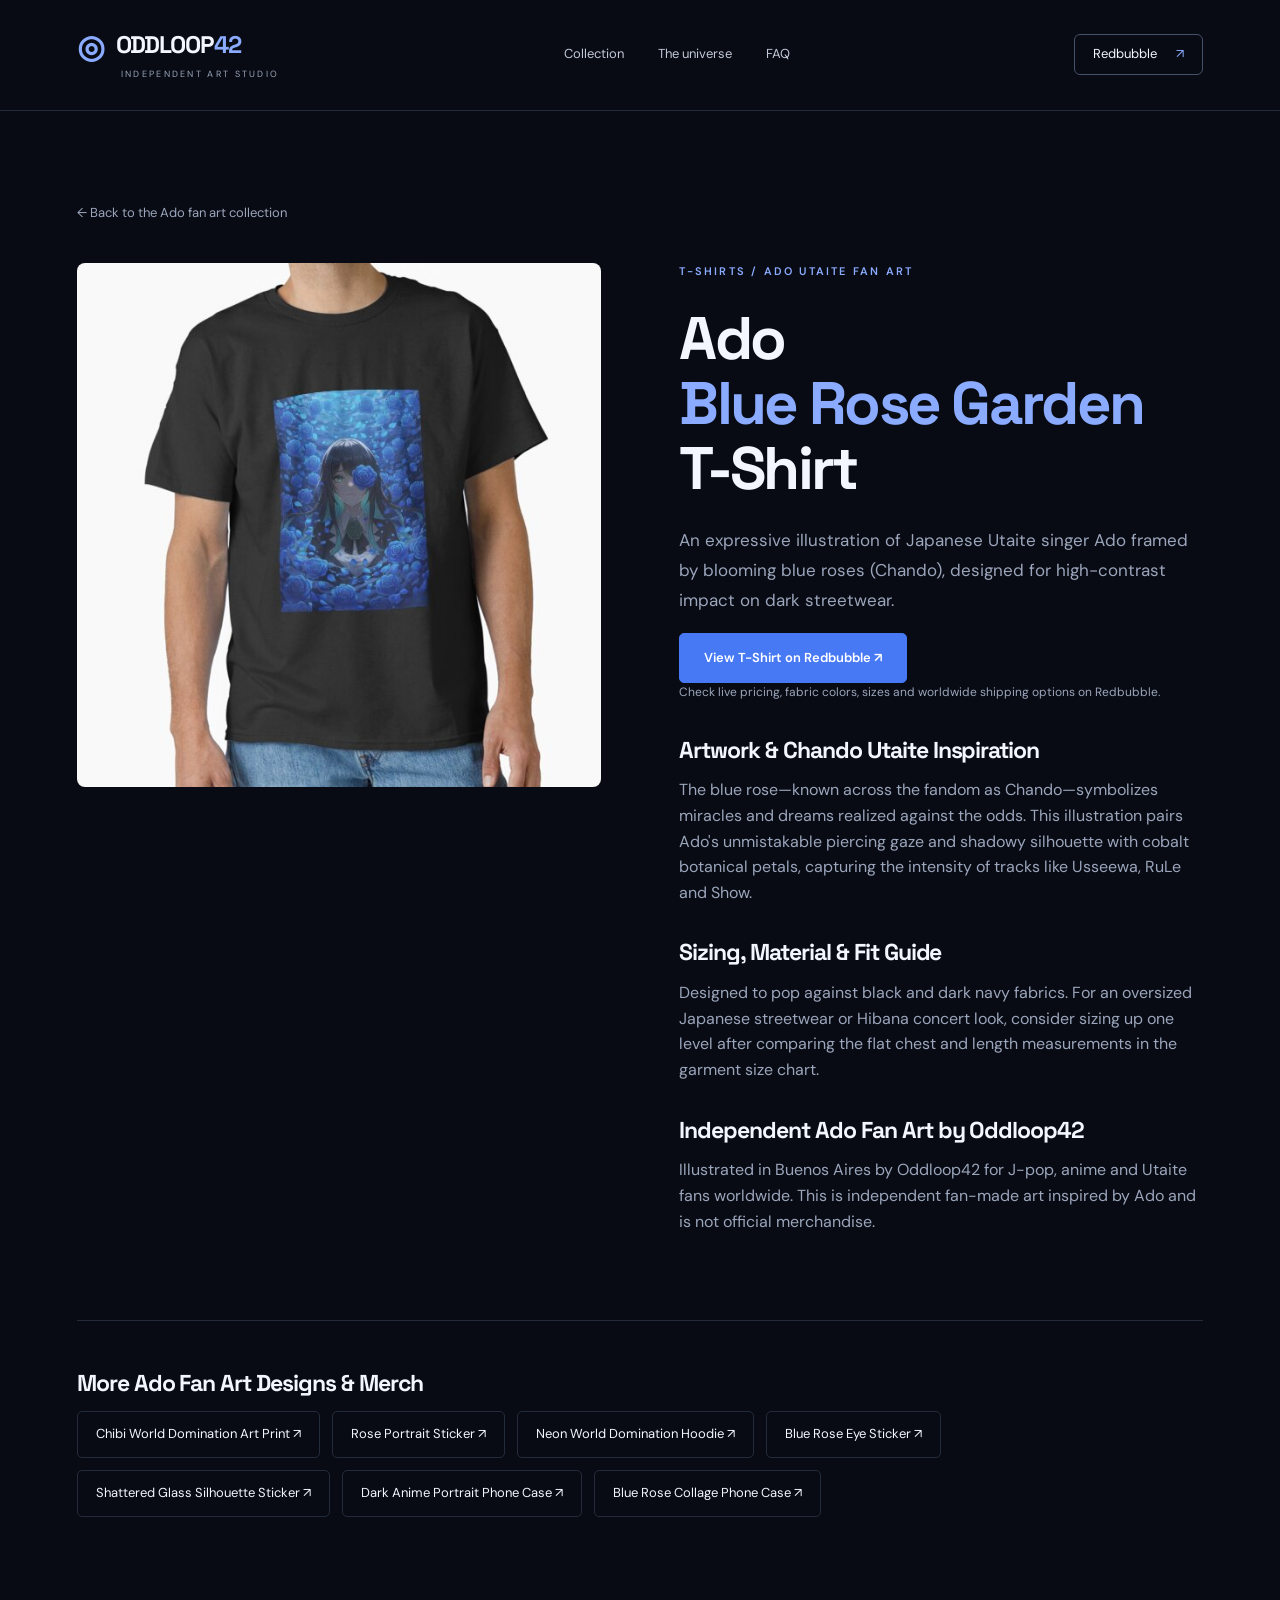
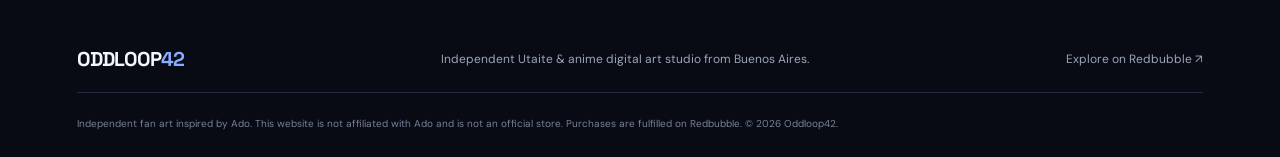
<file: designs/blue-rose-garden.html>
<!doctype html><html lang="en"><head><meta charset="utf-8"><meta name="viewport" content="width=device-width,initial-scale=1"><title>Ado Blue Rose T-Shirt – Chando Utaite Anime Streetwear | Oddloop42</title><meta name="description" content="Original Ado Blue Rose Garden graphic T-shirt featuring Chando blue roses and dark Utaite anime portrait art on a black tee. Ideal for J-pop concerts and streetwear."><meta name="robots" content="index,follow,max-image-preview:large"><meta name="theme-color" content="#080b13"><meta property="og:type" content="article"><meta property="og:locale" content="en_US"><meta property="og:title" content="Ado Blue Rose T-Shirt – Chando Utaite Anime Streetwear | Oddloop42"><meta property="og:description" content="Original Ado Blue Rose Garden graphic T-shirt featuring Chando blue roses and dark Utaite anime portrait art on a black tee. Ideal for J-pop concerts and streetwear."><meta name="twitter:card" content="summary_large_image"><link rel="icon" href="../assets/favicon.svg" type="image/svg+xml"><link rel="stylesheet" href="../assets/style.css"><script type="application/ld+json">{"@context": "https://schema.org", "@type": "ItemPage", "name": "Ado Blue Rose T-Shirt – Chando Utaite Anime Streetwear | Oddloop42", "description": "Original Ado Blue Rose Garden graphic T-shirt featuring Chando blue roses and dark Utaite anime portrait art on a black tee. Ideal for J-pop concerts and streetwear.", "inLanguage": "en", "mainEntity": {"@type": "VisualArtwork", "name": "Ado Blue Rose Garden – T-Shirt", "artform": "Digital Fan Art (T-Shirts)", "creator": {"@type": "Organization", "name": "Oddloop42"}, "about": {"@type": "Thing", "name": "Ado (Japanese Utaite Singer)"}, "sameAs": "https://www.redbubble.com/i/t-shirt/Ado-Blue-Rose-Garden-Utaite-Anime-Art-by-Oddloop42/174841764/lrcw", "image": "https://gasvel95.github.io/oddloop42_store/assets/blue-rose-garden.jpg", "url": "https://gasvel95.github.io/oddloop42_store/designs/blue-rose-garden.html"}, "url": "https://gasvel95.github.io/oddloop42_store/designs/blue-rose-garden.html", "image": "https://gasvel95.github.io/oddloop42_store/assets/blue-rose-garden.jpg", "sameAs": "https://www.redbubble.com/i/t-shirt/Ado-Blue-Rose-Garden-Utaite-Anime-Art-by-Oddloop42/174841764/lrcw", "breadcrumb": {"@type": "BreadcrumbList", "itemListElement": [{"@type": "ListItem", "position": 1, "name": "Ado Fan Art Merch", "item": "https://gasvel95.github.io/oddloop42_store/"}, {"@type": "ListItem", "position": 2, "name": "Ado Blue Rose Garden T-Shirt", "item": "https://gasvel95.github.io/oddloop42_store/designs/blue-rose-garden.html"}]}}</script><!-- deployment-seo --><link rel="canonical" href="https://gasvel95.github.io/oddloop42_store/designs/blue-rose-garden.html"><meta property="og:url" content="https://gasvel95.github.io/oddloop42_store/designs/blue-rose-garden.html"><meta property="og:image" content="https://gasvel95.github.io/oddloop42_store/assets/blue-rose-garden.jpg"><meta name="twitter:image" content="https://gasvel95.github.io/oddloop42_store/assets/blue-rose-garden.jpg"><!-- /deployment-seo --></head><body><a class="skip" href="#content">Skip to content</a><header><a class="brand" href="../index.html" aria-label="Oddloop42, home"><span class="mark">◎</span> ODDLOOP<span class="blue">42</span><small>INDEPENDENT ART STUDIO</small></a><nav aria-label="Main navigation"><a href="../index.html#collection">Collection</a><a href="../index.html#universe">The universe</a><a href="../index.html#faq">FAQ</a></nav><a class="shop-nav" href="https://www.redbubble.com/people/oddloop42/shop?asc=u&collections=4354562" target="_blank" rel="noopener">Redbubble <span>↗</span></a></header><main id="content" class="detail section"><a class="back" href="../index.html#collection">← Back to the Ado fan art collection</a><div class="detail-grid"><img class="detail-image" src="../assets/blue-rose-garden.jpg" width="600" height="600" fetchpriority="high" alt="Ado Blue Rose Garden black T-shirt – Chando Utaite anime fan art streetwear by Oddloop42"><div><p class="eyebrow">T-SHIRTS / ADO UTAITE FAN ART</p><h1>Ado<br><em>Blue Rose Garden</em> T-Shirt</h1><p class="intro">An expressive illustration of Japanese Utaite singer Ado framed by blooming blue roses (Chando), designed for high-contrast impact on dark streetwear.</p><a class="button" href="https://www.redbubble.com/i/t-shirt/Ado-Blue-Rose-Garden-Utaite-Anime-Art-by-Oddloop42/174841764/lrcw" target="_blank" rel="noopener">View T-Shirt on Redbubble ↗</a><p class="detail-note">Check live pricing, fabric colors, sizes and worldwide shipping options on Redbubble.</p><h2>Artwork &amp; Chando Utaite Inspiration</h2><p>The blue rose—known across the fandom as Chando—symbolizes miracles and dreams realized against the odds. This illustration pairs Ado&#x27;s unmistakable piercing gaze and shadowy silhouette with cobalt botanical petals, capturing the intensity of tracks like Usseewa, RuLe and Show.</p><h2>Sizing, Material &amp; Fit Guide</h2><p>Designed to pop against black and dark navy fabrics. For an oversized Japanese streetwear or Hibana concert look, consider sizing up one level after comparing the flat chest and length measurements in the garment size chart.</p><h2>Independent Ado Fan Art by Oddloop42</h2><p>Illustrated in Buenos Aires by Oddloop42 for J-pop, anime and Utaite fans worldwide. This is independent fan-made art inspired by Ado and is not official merchandise.</p></div></div><div class="related"><h2>More Ado Fan Art Designs &amp; Merch</h2><div class="related-links"><a href="chibi-world-domination.html">Chibi World Domination Art Print ↗</a><a href="rose-portrait.html">Rose Portrait Sticker ↗</a><a href="neon-world-domination.html">Neon World Domination Hoodie ↗</a><a href="blue-rose-eye.html">Blue Rose Eye Sticker ↗</a><a href="shattered-glass.html">Shattered Glass Silhouette Sticker ↗</a><a href="dark-anime-portrait.html">Dark Anime Portrait Phone Case ↗</a><a href="blue-rose-collage.html">Blue Rose Collage Phone Case ↗</a></div></div></main><footer><a class="brand" href="../index.html">ODDLOOP<span class="blue">42</span></a><p>Independent Utaite &amp; anime digital art studio from Buenos Aires.</p><a href="https://www.redbubble.com/people/oddloop42/shop?asc=u&collections=4354562" target="_blank" rel="noopener">Explore on Redbubble ↗</a><div class="legal">Independent fan art inspired by Ado. This website is not affiliated with Ado and is not an official store. Purchases are fulfilled on Redbubble. © 2026 Oddloop42.</div></footer></body></html>
</file>
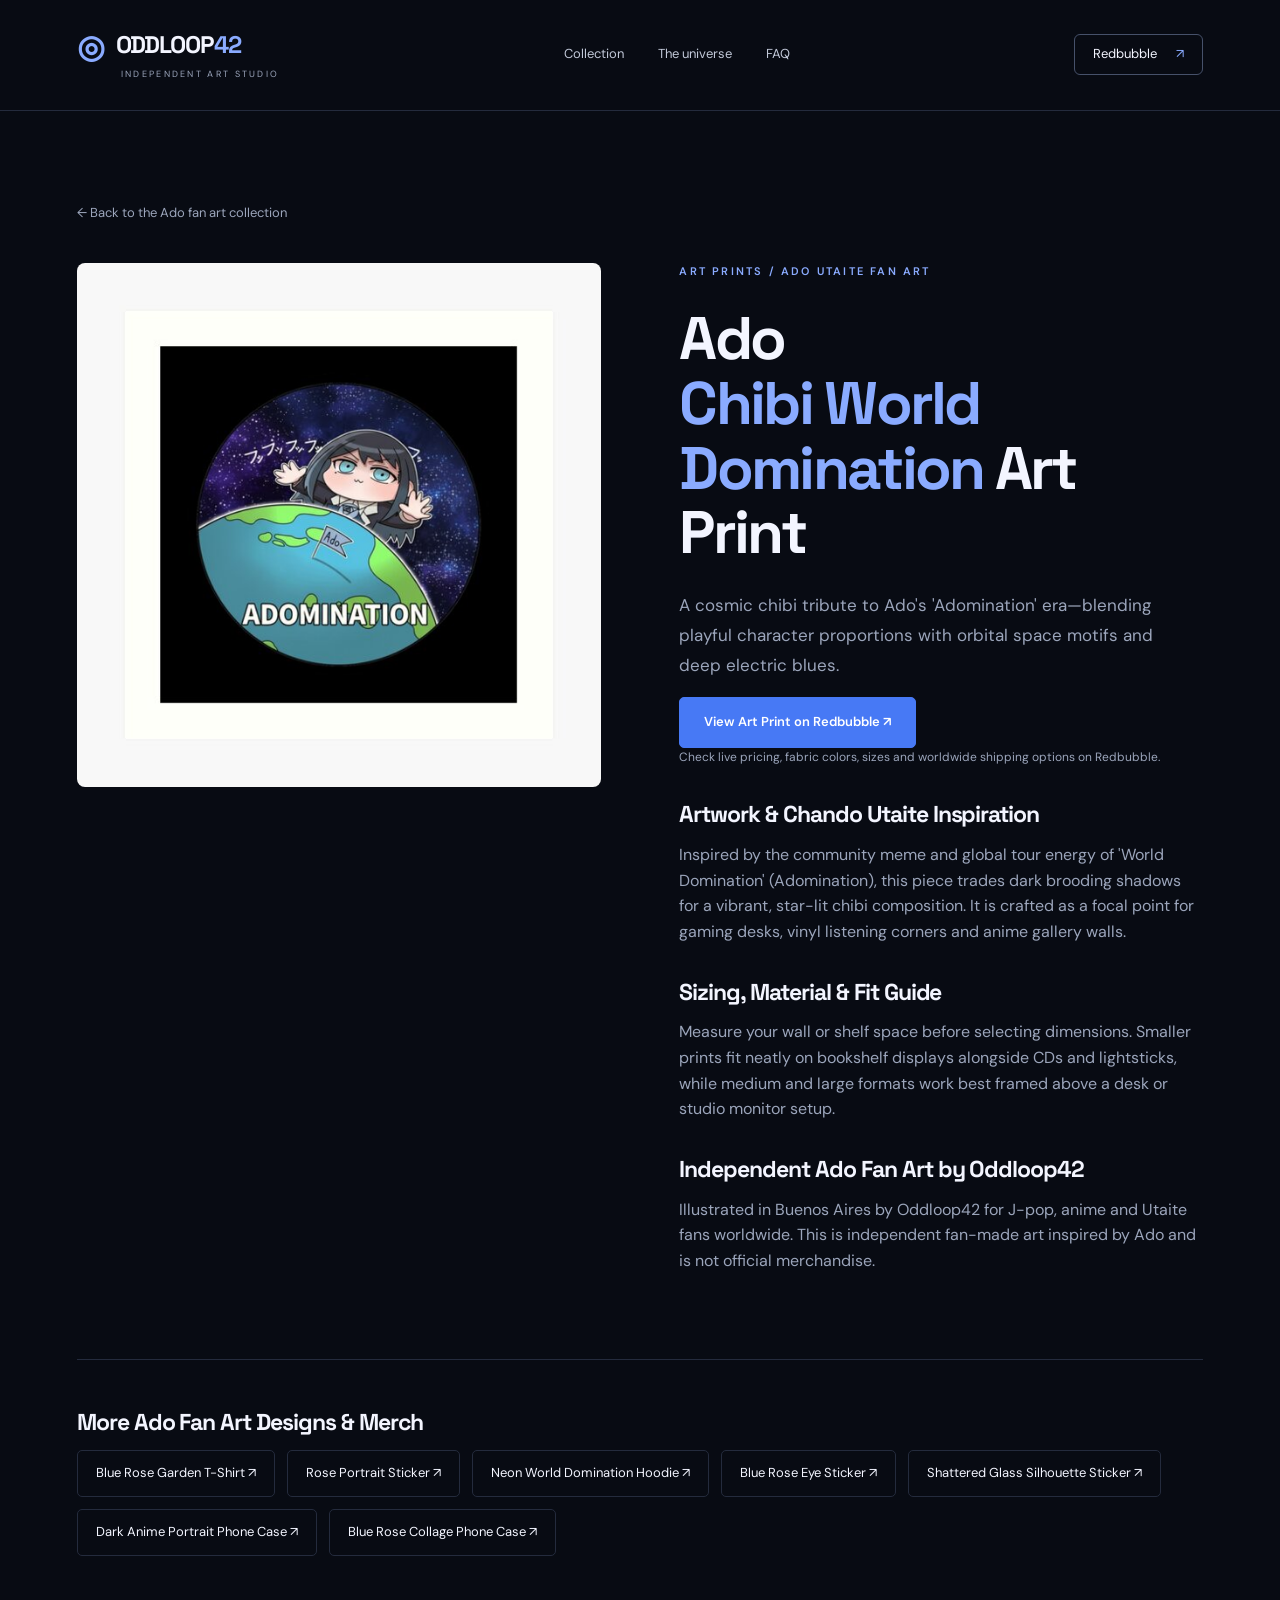
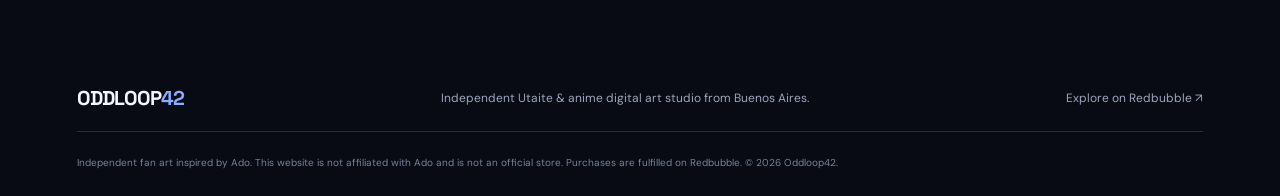
<file: designs/chibi-world-domination.html>
<!doctype html><html lang="en"><head><meta charset="utf-8"><meta name="viewport" content="width=device-width,initial-scale=1"><title>Ado Chibi World Domination Art Print – Adomination Wall Poster | Oddloop42</title><meta name="description" content="Ado Chibi World Domination wall art print: a cosmic Adomination illustration with blue roses and chibi character design for anime room decor and music setups."><meta name="robots" content="index,follow,max-image-preview:large"><meta name="theme-color" content="#080b13"><meta property="og:type" content="article"><meta property="og:locale" content="en_US"><meta property="og:title" content="Ado Chibi World Domination Art Print – Adomination Wall Poster | Oddloop42"><meta property="og:description" content="Ado Chibi World Domination wall art print: a cosmic Adomination illustration with blue roses and chibi character design for anime room decor and music setups."><meta name="twitter:card" content="summary_large_image"><link rel="icon" href="../assets/favicon.svg" type="image/svg+xml"><link rel="stylesheet" href="../assets/style.css"><script type="application/ld+json">{"@context": "https://schema.org", "@type": "ItemPage", "name": "Ado Chibi World Domination Art Print – Adomination Wall Poster | Oddloop42", "description": "Ado Chibi World Domination wall art print: a cosmic Adomination illustration with blue roses and chibi character design for anime room decor and music setups.", "inLanguage": "en", "mainEntity": {"@type": "VisualArtwork", "name": "Ado Chibi World Domination – Art Print", "artform": "Digital Fan Art (Art Prints)", "creator": {"@type": "Organization", "name": "Oddloop42"}, "about": {"@type": "Thing", "name": "Ado (Japanese Utaite Singer)"}, "sameAs": "https://www.redbubble.com/i/art-print/Ado-Chibi-World-Domination-Adomination-Space-Art-by-Oddloop42/173687102/wqnt", "image": "https://gasvel95.github.io/oddloop42_store/assets/chibi-world-domination.jpg", "url": "https://gasvel95.github.io/oddloop42_store/designs/chibi-world-domination.html"}, "url": "https://gasvel95.github.io/oddloop42_store/designs/chibi-world-domination.html", "image": "https://gasvel95.github.io/oddloop42_store/assets/chibi-world-domination.jpg", "sameAs": "https://www.redbubble.com/i/art-print/Ado-Chibi-World-Domination-Adomination-Space-Art-by-Oddloop42/173687102/wqnt", "breadcrumb": {"@type": "BreadcrumbList", "itemListElement": [{"@type": "ListItem", "position": 1, "name": "Ado Fan Art Merch", "item": "https://gasvel95.github.io/oddloop42_store/"}, {"@type": "ListItem", "position": 2, "name": "Ado Chibi World Domination Art Print", "item": "https://gasvel95.github.io/oddloop42_store/designs/chibi-world-domination.html"}]}}</script><!-- deployment-seo --><link rel="canonical" href="https://gasvel95.github.io/oddloop42_store/designs/chibi-world-domination.html"><meta property="og:url" content="https://gasvel95.github.io/oddloop42_store/designs/chibi-world-domination.html"><meta property="og:image" content="https://gasvel95.github.io/oddloop42_store/assets/chibi-world-domination.jpg"><meta name="twitter:image" content="https://gasvel95.github.io/oddloop42_store/assets/chibi-world-domination.jpg"><!-- /deployment-seo --></head><body><a class="skip" href="#content">Skip to content</a><header><a class="brand" href="../index.html" aria-label="Oddloop42, home"><span class="mark">◎</span> ODDLOOP<span class="blue">42</span><small>INDEPENDENT ART STUDIO</small></a><nav aria-label="Main navigation"><a href="../index.html#collection">Collection</a><a href="../index.html#universe">The universe</a><a href="../index.html#faq">FAQ</a></nav><a class="shop-nav" href="https://www.redbubble.com/people/oddloop42/shop?asc=u&collections=4354562" target="_blank" rel="noopener">Redbubble <span>↗</span></a></header><main id="content" class="detail section"><a class="back" href="../index.html#collection">← Back to the Ado fan art collection</a><div class="detail-grid"><img class="detail-image" src="../assets/chibi-world-domination.jpg" width="600" height="600" fetchpriority="high" alt="Ado Chibi World Domination art print – Adomination space anime poster by Oddloop42"><div><p class="eyebrow">ART PRINTS / ADO UTAITE FAN ART</p><h1>Ado<br><em>Chibi World Domination</em> Art Print</h1><p class="intro">A cosmic chibi tribute to Ado&#x27;s &#x27;Adomination&#x27; era—blending playful character proportions with orbital space motifs and deep electric blues.</p><a class="button" href="https://www.redbubble.com/i/art-print/Ado-Chibi-World-Domination-Adomination-Space-Art-by-Oddloop42/173687102/wqnt" target="_blank" rel="noopener">View Art Print on Redbubble ↗</a><p class="detail-note">Check live pricing, fabric colors, sizes and worldwide shipping options on Redbubble.</p><h2>Artwork &amp; Chando Utaite Inspiration</h2><p>Inspired by the community meme and global tour energy of &#x27;World Domination&#x27; (Adomination), this piece trades dark brooding shadows for a vibrant, star-lit chibi composition. It is crafted as a focal point for gaming desks, vinyl listening corners and anime gallery walls.</p><h2>Sizing, Material &amp; Fit Guide</h2><p>Measure your wall or shelf space before selecting dimensions. Smaller prints fit neatly on bookshelf displays alongside CDs and lightsticks, while medium and large formats work best framed above a desk or studio monitor setup.</p><h2>Independent Ado Fan Art by Oddloop42</h2><p>Illustrated in Buenos Aires by Oddloop42 for J-pop, anime and Utaite fans worldwide. This is independent fan-made art inspired by Ado and is not official merchandise.</p></div></div><div class="related"><h2>More Ado Fan Art Designs &amp; Merch</h2><div class="related-links"><a href="blue-rose-garden.html">Blue Rose Garden T-Shirt ↗</a><a href="rose-portrait.html">Rose Portrait Sticker ↗</a><a href="neon-world-domination.html">Neon World Domination Hoodie ↗</a><a href="blue-rose-eye.html">Blue Rose Eye Sticker ↗</a><a href="shattered-glass.html">Shattered Glass Silhouette Sticker ↗</a><a href="dark-anime-portrait.html">Dark Anime Portrait Phone Case ↗</a><a href="blue-rose-collage.html">Blue Rose Collage Phone Case ↗</a></div></div></main><footer><a class="brand" href="../index.html">ODDLOOP<span class="blue">42</span></a><p>Independent Utaite &amp; anime digital art studio from Buenos Aires.</p><a href="https://www.redbubble.com/people/oddloop42/shop?asc=u&collections=4354562" target="_blank" rel="noopener">Explore on Redbubble ↗</a><div class="legal">Independent fan art inspired by Ado. This website is not affiliated with Ado and is not an official store. Purchases are fulfilled on Redbubble. © 2026 Oddloop42.</div></footer></body></html>
</file>
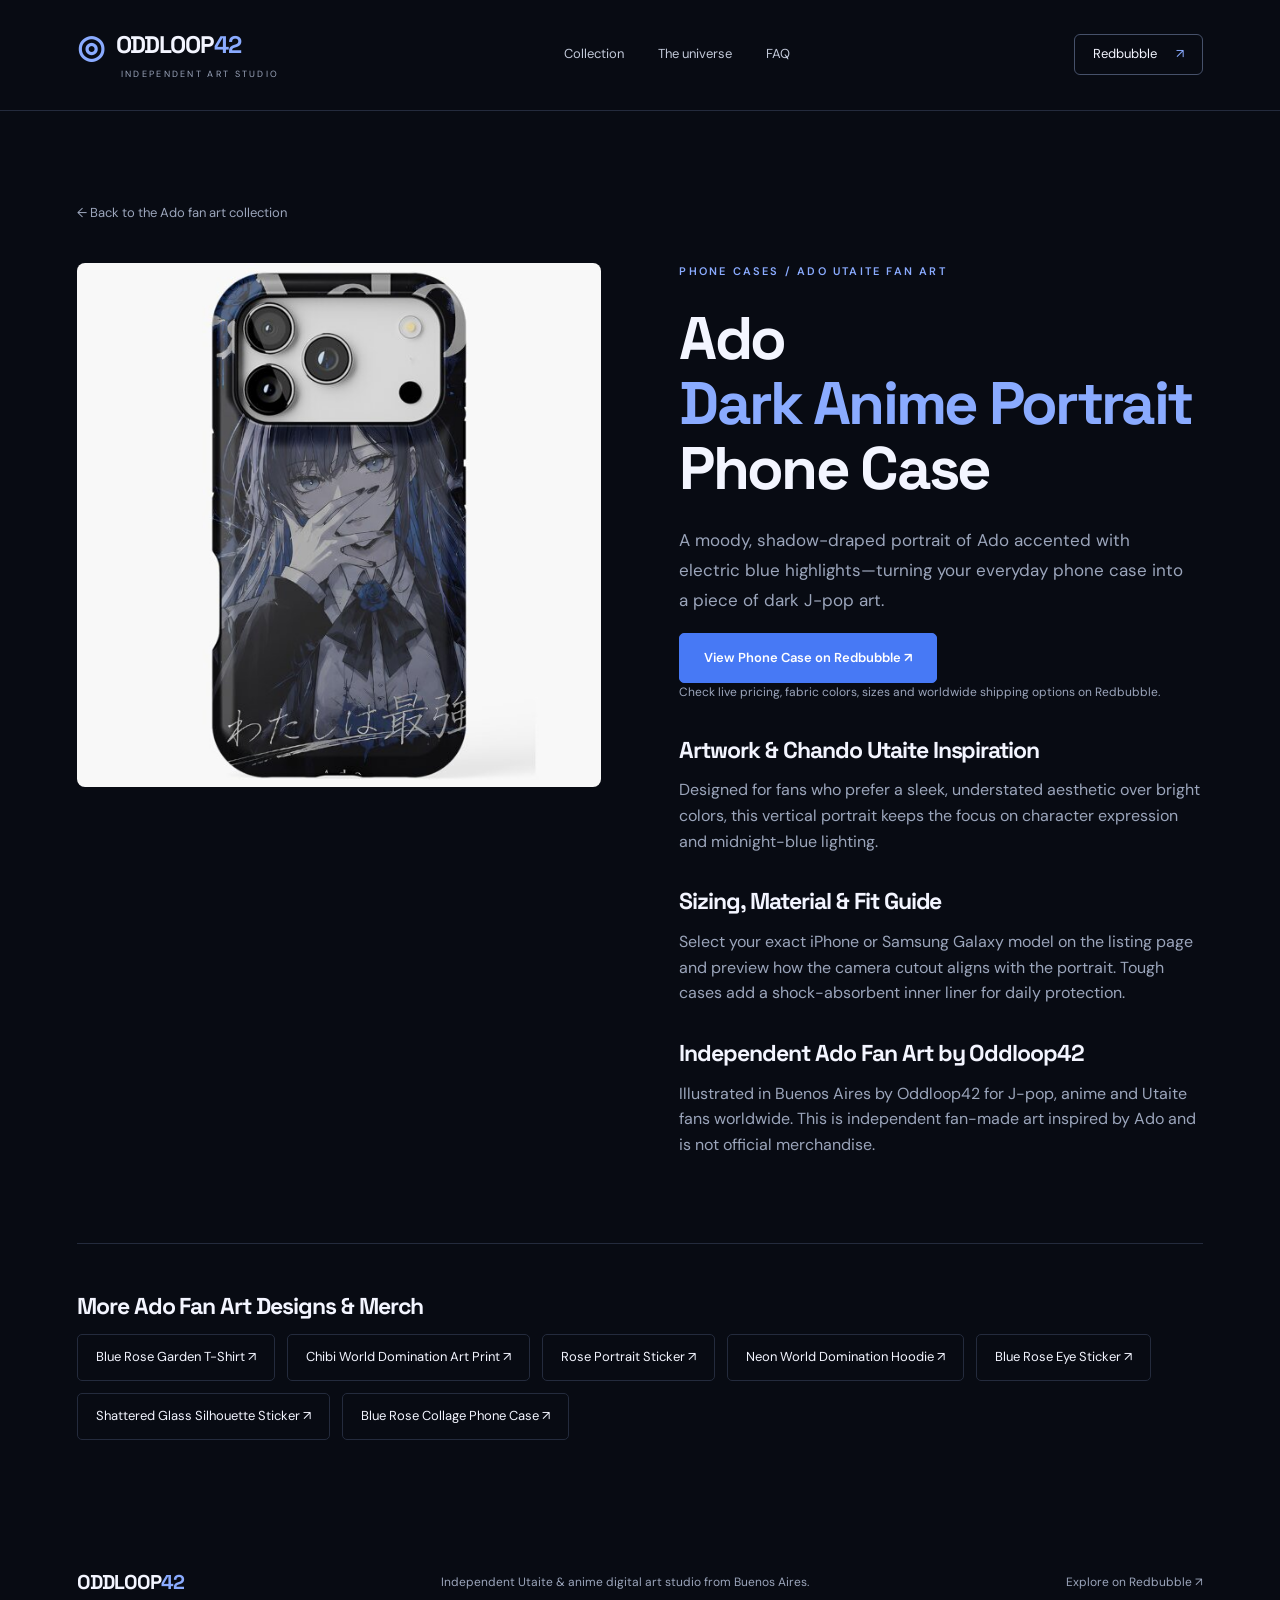
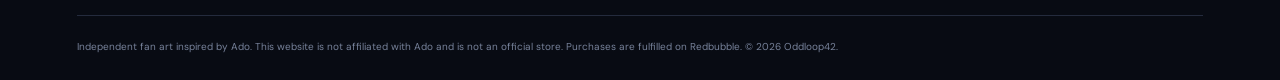
<file: designs/dark-anime-portrait.html>
<!doctype html><html lang="en"><head><meta charset="utf-8"><meta name="viewport" content="width=device-width,initial-scale=1"><title>Ado Dark Anime Portrait Phone Case – J-Pop Utaite iPhone &amp; Samsung Cover | Oddloop42</title><meta name="description" content="Ado Dark Anime Portrait phone case featuring moody cobalt lighting and Utaite character art. Available for iPhone and Samsung Galaxy in snap and tough cases."><meta name="robots" content="index,follow,max-image-preview:large"><meta name="theme-color" content="#080b13"><meta property="og:type" content="article"><meta property="og:locale" content="en_US"><meta property="og:title" content="Ado Dark Anime Portrait Phone Case – J-Pop Utaite iPhone &amp; Samsung Cover | Oddloop42"><meta property="og:description" content="Ado Dark Anime Portrait phone case featuring moody cobalt lighting and Utaite character art. Available for iPhone and Samsung Galaxy in snap and tough cases."><meta name="twitter:card" content="summary_large_image"><link rel="icon" href="../assets/favicon.svg" type="image/svg+xml"><link rel="stylesheet" href="../assets/style.css"><script type="application/ld+json">{"@context": "https://schema.org", "@type": "ItemPage", "name": "Ado Dark Anime Portrait Phone Case – J-Pop Utaite iPhone & Samsung Cover | Oddloop42", "description": "Ado Dark Anime Portrait phone case featuring moody cobalt lighting and Utaite character art. Available for iPhone and Samsung Galaxy in snap and tough cases.", "inLanguage": "en", "mainEntity": {"@type": "VisualArtwork", "name": "Ado Dark Anime Portrait – Phone Case", "artform": "Digital Fan Art (Phone Cases)", "creator": {"@type": "Organization", "name": "Oddloop42"}, "about": {"@type": "Thing", "name": "Ado (Japanese Utaite Singer)"}, "sameAs": "https://www.redbubble.com/i/iphone-case/Ado-Dark-Anime-Portrait-Adomination-J-Pop-Art-by-Oddloop42/180855711/3bp7", "image": "https://gasvel95.github.io/oddloop42_store/assets/dark-anime-portrait.jpg", "url": "https://gasvel95.github.io/oddloop42_store/designs/dark-anime-portrait.html"}, "url": "https://gasvel95.github.io/oddloop42_store/designs/dark-anime-portrait.html", "image": "https://gasvel95.github.io/oddloop42_store/assets/dark-anime-portrait.jpg", "sameAs": "https://www.redbubble.com/i/iphone-case/Ado-Dark-Anime-Portrait-Adomination-J-Pop-Art-by-Oddloop42/180855711/3bp7", "breadcrumb": {"@type": "BreadcrumbList", "itemListElement": [{"@type": "ListItem", "position": 1, "name": "Ado Fan Art Merch", "item": "https://gasvel95.github.io/oddloop42_store/"}, {"@type": "ListItem", "position": 2, "name": "Ado Dark Anime Portrait Phone Case", "item": "https://gasvel95.github.io/oddloop42_store/designs/dark-anime-portrait.html"}]}}</script><!-- deployment-seo --><link rel="canonical" href="https://gasvel95.github.io/oddloop42_store/designs/dark-anime-portrait.html"><meta property="og:url" content="https://gasvel95.github.io/oddloop42_store/designs/dark-anime-portrait.html"><meta property="og:image" content="https://gasvel95.github.io/oddloop42_store/assets/dark-anime-portrait.jpg"><meta name="twitter:image" content="https://gasvel95.github.io/oddloop42_store/assets/dark-anime-portrait.jpg"><!-- /deployment-seo --></head><body><a class="skip" href="#content">Skip to content</a><header><a class="brand" href="../index.html" aria-label="Oddloop42, home"><span class="mark">◎</span> ODDLOOP<span class="blue">42</span><small>INDEPENDENT ART STUDIO</small></a><nav aria-label="Main navigation"><a href="../index.html#collection">Collection</a><a href="../index.html#universe">The universe</a><a href="../index.html#faq">FAQ</a></nav><a class="shop-nav" href="https://www.redbubble.com/people/oddloop42/shop?asc=u&collections=4354562" target="_blank" rel="noopener">Redbubble <span>↗</span></a></header><main id="content" class="detail section"><a class="back" href="../index.html#collection">← Back to the Ado fan art collection</a><div class="detail-grid"><img class="detail-image" src="../assets/dark-anime-portrait.jpg" width="600" height="600" fetchpriority="high" alt="Ado Dark Anime Portrait phone case – Adomination J-pop cover by Oddloop42"><div><p class="eyebrow">PHONE CASES / ADO UTAITE FAN ART</p><h1>Ado<br><em>Dark Anime Portrait</em> Phone Case</h1><p class="intro">A moody, shadow-draped portrait of Ado accented with electric blue highlights—turning your everyday phone case into a piece of dark J-pop art.</p><a class="button" href="https://www.redbubble.com/i/iphone-case/Ado-Dark-Anime-Portrait-Adomination-J-Pop-Art-by-Oddloop42/180855711/3bp7" target="_blank" rel="noopener">View Phone Case on Redbubble ↗</a><p class="detail-note">Check live pricing, fabric colors, sizes and worldwide shipping options on Redbubble.</p><h2>Artwork &amp; Chando Utaite Inspiration</h2><p>Designed for fans who prefer a sleek, understated aesthetic over bright colors, this vertical portrait keeps the focus on character expression and midnight-blue lighting.</p><h2>Sizing, Material &amp; Fit Guide</h2><p>Select your exact iPhone or Samsung Galaxy model on the listing page and preview how the camera cutout aligns with the portrait. Tough cases add a shock-absorbent inner liner for daily protection.</p><h2>Independent Ado Fan Art by Oddloop42</h2><p>Illustrated in Buenos Aires by Oddloop42 for J-pop, anime and Utaite fans worldwide. This is independent fan-made art inspired by Ado and is not official merchandise.</p></div></div><div class="related"><h2>More Ado Fan Art Designs &amp; Merch</h2><div class="related-links"><a href="blue-rose-garden.html">Blue Rose Garden T-Shirt ↗</a><a href="chibi-world-domination.html">Chibi World Domination Art Print ↗</a><a href="rose-portrait.html">Rose Portrait Sticker ↗</a><a href="neon-world-domination.html">Neon World Domination Hoodie ↗</a><a href="blue-rose-eye.html">Blue Rose Eye Sticker ↗</a><a href="shattered-glass.html">Shattered Glass Silhouette Sticker ↗</a><a href="blue-rose-collage.html">Blue Rose Collage Phone Case ↗</a></div></div></main><footer><a class="brand" href="../index.html">ODDLOOP<span class="blue">42</span></a><p>Independent Utaite &amp; anime digital art studio from Buenos Aires.</p><a href="https://www.redbubble.com/people/oddloop42/shop?asc=u&collections=4354562" target="_blank" rel="noopener">Explore on Redbubble ↗</a><div class="legal">Independent fan art inspired by Ado. This website is not affiliated with Ado and is not an official store. Purchases are fulfilled on Redbubble. © 2026 Oddloop42.</div></footer></body></html>
</file>
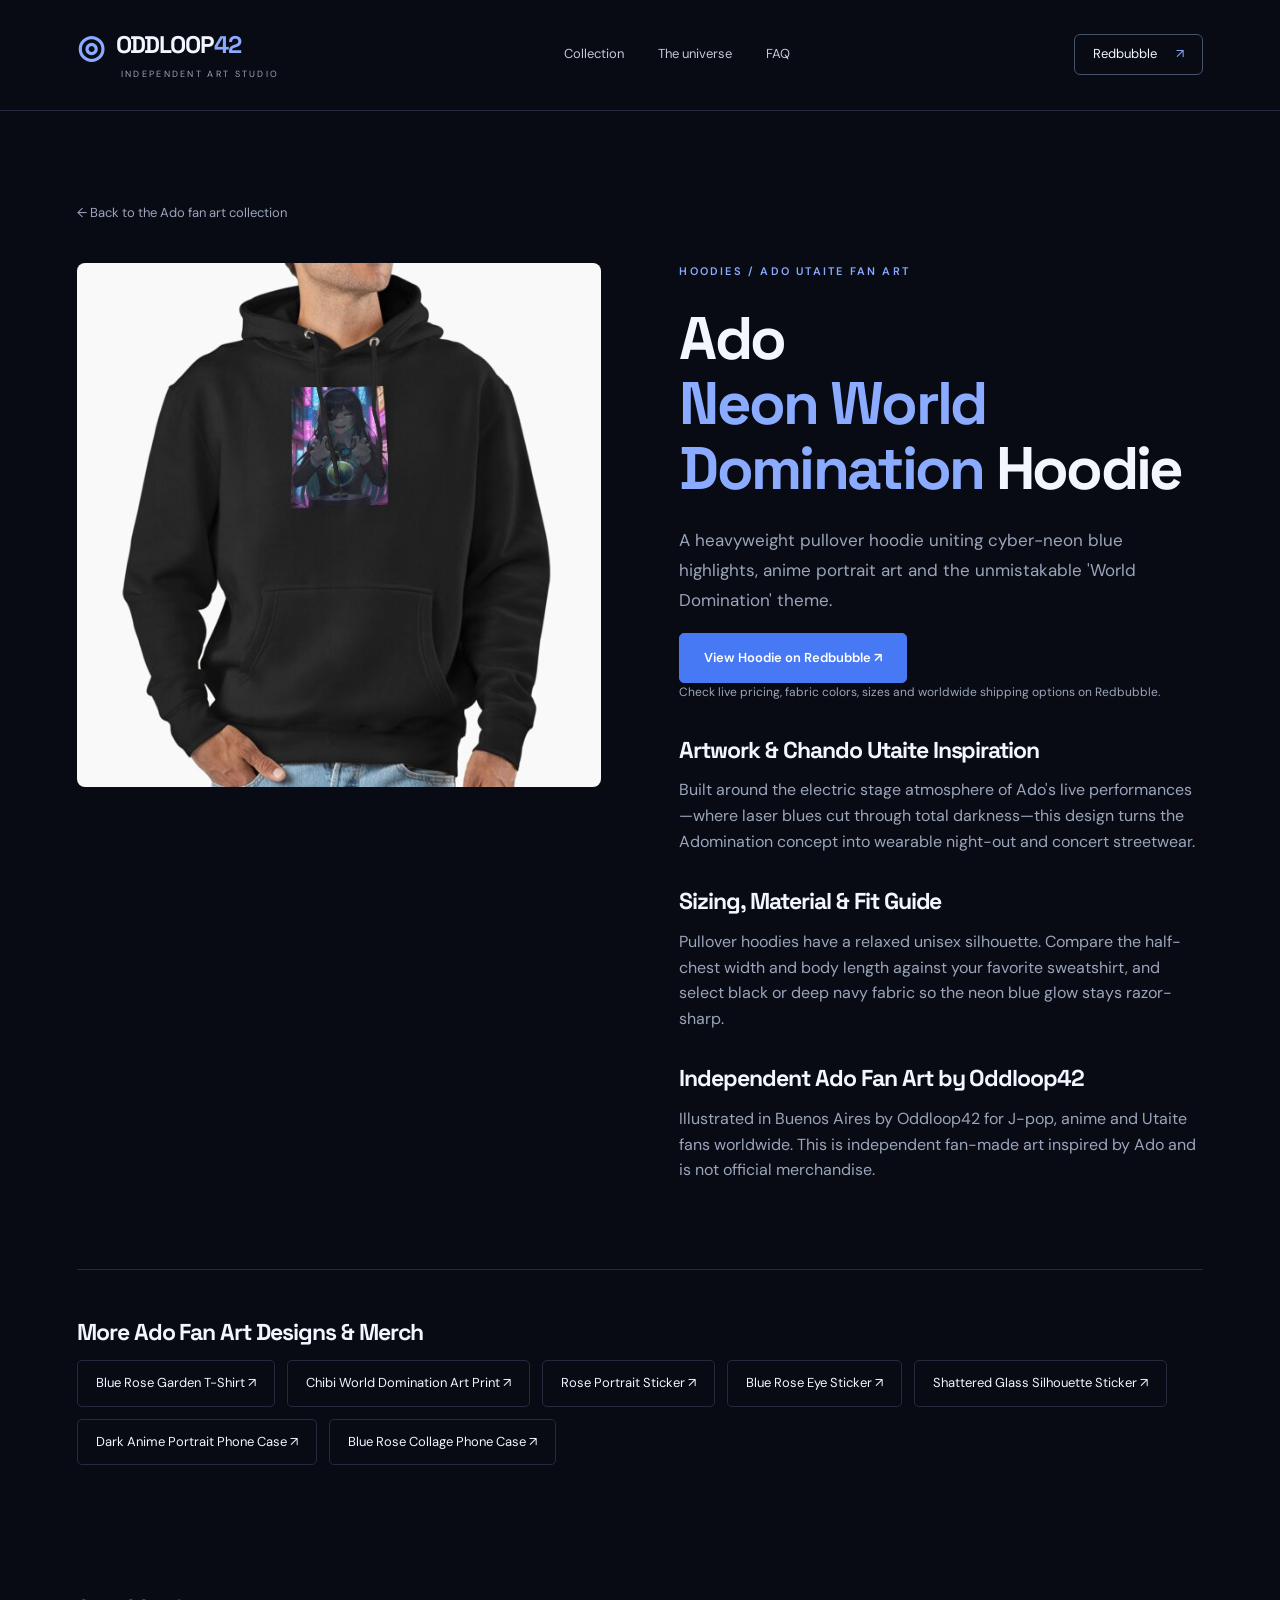
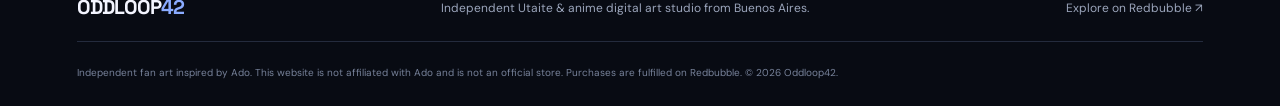
<file: designs/neon-world-domination.html>
<!doctype html><html lang="en"><head><meta charset="utf-8"><meta name="viewport" content="width=device-width,initial-scale=1"><title>Ado World Domination Hoodie – Neon Adomination Anime Pullover | Oddloop42</title><meta name="description" content="Ado Neon World Domination pullover hoodie featuring cyber-blue anime portrait art and Adomination lettering. Heavyweight streetwear for J-pop fans and concerts."><meta name="robots" content="index,follow,max-image-preview:large"><meta name="theme-color" content="#080b13"><meta property="og:type" content="article"><meta property="og:locale" content="en_US"><meta property="og:title" content="Ado World Domination Hoodie – Neon Adomination Anime Pullover | Oddloop42"><meta property="og:description" content="Ado Neon World Domination pullover hoodie featuring cyber-blue anime portrait art and Adomination lettering. Heavyweight streetwear for J-pop fans and concerts."><meta name="twitter:card" content="summary_large_image"><link rel="icon" href="../assets/favicon.svg" type="image/svg+xml"><link rel="stylesheet" href="../assets/style.css"><script type="application/ld+json">{"@context": "https://schema.org", "@type": "ItemPage", "name": "Ado World Domination Hoodie – Neon Adomination Anime Pullover | Oddloop42", "description": "Ado Neon World Domination pullover hoodie featuring cyber-blue anime portrait art and Adomination lettering. Heavyweight streetwear for J-pop fans and concerts.", "inLanguage": "en", "mainEntity": {"@type": "VisualArtwork", "name": "Ado Neon World Domination – Hoodie", "artform": "Digital Fan Art (Hoodies)", "creator": {"@type": "Organization", "name": "Oddloop42"}, "about": {"@type": "Thing", "name": "Ado (Japanese Utaite Singer)"}, "sameAs": "https://www.redbubble.com/i/hoodie/Ado-World-Domination-Neon-Adomination-Fan-Art-by-Oddloop42/174841675/2j5j", "image": "https://gasvel95.github.io/oddloop42_store/assets/neon-world-domination.jpg", "url": "https://gasvel95.github.io/oddloop42_store/designs/neon-world-domination.html"}, "url": "https://gasvel95.github.io/oddloop42_store/designs/neon-world-domination.html", "image": "https://gasvel95.github.io/oddloop42_store/assets/neon-world-domination.jpg", "sameAs": "https://www.redbubble.com/i/hoodie/Ado-World-Domination-Neon-Adomination-Fan-Art-by-Oddloop42/174841675/2j5j", "breadcrumb": {"@type": "BreadcrumbList", "itemListElement": [{"@type": "ListItem", "position": 1, "name": "Ado Fan Art Merch", "item": "https://gasvel95.github.io/oddloop42_store/"}, {"@type": "ListItem", "position": 2, "name": "Ado Neon World Domination Hoodie", "item": "https://gasvel95.github.io/oddloop42_store/designs/neon-world-domination.html"}]}}</script><!-- deployment-seo --><link rel="canonical" href="https://gasvel95.github.io/oddloop42_store/designs/neon-world-domination.html"><meta property="og:url" content="https://gasvel95.github.io/oddloop42_store/designs/neon-world-domination.html"><meta property="og:image" content="https://gasvel95.github.io/oddloop42_store/assets/neon-world-domination.jpg"><meta name="twitter:image" content="https://gasvel95.github.io/oddloop42_store/assets/neon-world-domination.jpg"><!-- /deployment-seo --></head><body><a class="skip" href="#content">Skip to content</a><header><a class="brand" href="../index.html" aria-label="Oddloop42, home"><span class="mark">◎</span> ODDLOOP<span class="blue">42</span><small>INDEPENDENT ART STUDIO</small></a><nav aria-label="Main navigation"><a href="../index.html#collection">Collection</a><a href="../index.html#universe">The universe</a><a href="../index.html#faq">FAQ</a></nav><a class="shop-nav" href="https://www.redbubble.com/people/oddloop42/shop?asc=u&collections=4354562" target="_blank" rel="noopener">Redbubble <span>↗</span></a></header><main id="content" class="detail section"><a class="back" href="../index.html#collection">← Back to the Ado fan art collection</a><div class="detail-grid"><img class="detail-image" src="../assets/neon-world-domination.jpg" width="600" height="600" fetchpriority="high" alt="Ado Neon World Domination pullover hoodie – Adomination J-pop streetwear by Oddloop42"><div><p class="eyebrow">HOODIES / ADO UTAITE FAN ART</p><h1>Ado<br><em>Neon World Domination</em> Hoodie</h1><p class="intro">A heavyweight pullover hoodie uniting cyber-neon blue highlights, anime portrait art and the unmistakable &#x27;World Domination&#x27; theme.</p><a class="button" href="https://www.redbubble.com/i/hoodie/Ado-World-Domination-Neon-Adomination-Fan-Art-by-Oddloop42/174841675/2j5j" target="_blank" rel="noopener">View Hoodie on Redbubble ↗</a><p class="detail-note">Check live pricing, fabric colors, sizes and worldwide shipping options on Redbubble.</p><h2>Artwork &amp; Chando Utaite Inspiration</h2><p>Built around the electric stage atmosphere of Ado&#x27;s live performances—where laser blues cut through total darkness—this design turns the Adomination concept into wearable night-out and concert streetwear.</p><h2>Sizing, Material &amp; Fit Guide</h2><p>Pullover hoodies have a relaxed unisex silhouette. Compare the half-chest width and body length against your favorite sweatshirt, and select black or deep navy fabric so the neon blue glow stays razor-sharp.</p><h2>Independent Ado Fan Art by Oddloop42</h2><p>Illustrated in Buenos Aires by Oddloop42 for J-pop, anime and Utaite fans worldwide. This is independent fan-made art inspired by Ado and is not official merchandise.</p></div></div><div class="related"><h2>More Ado Fan Art Designs &amp; Merch</h2><div class="related-links"><a href="blue-rose-garden.html">Blue Rose Garden T-Shirt ↗</a><a href="chibi-world-domination.html">Chibi World Domination Art Print ↗</a><a href="rose-portrait.html">Rose Portrait Sticker ↗</a><a href="blue-rose-eye.html">Blue Rose Eye Sticker ↗</a><a href="shattered-glass.html">Shattered Glass Silhouette Sticker ↗</a><a href="dark-anime-portrait.html">Dark Anime Portrait Phone Case ↗</a><a href="blue-rose-collage.html">Blue Rose Collage Phone Case ↗</a></div></div></main><footer><a class="brand" href="../index.html">ODDLOOP<span class="blue">42</span></a><p>Independent Utaite &amp; anime digital art studio from Buenos Aires.</p><a href="https://www.redbubble.com/people/oddloop42/shop?asc=u&collections=4354562" target="_blank" rel="noopener">Explore on Redbubble ↗</a><div class="legal">Independent fan art inspired by Ado. This website is not affiliated with Ado and is not an official store. Purchases are fulfilled on Redbubble. © 2026 Oddloop42.</div></footer></body></html>
</file>
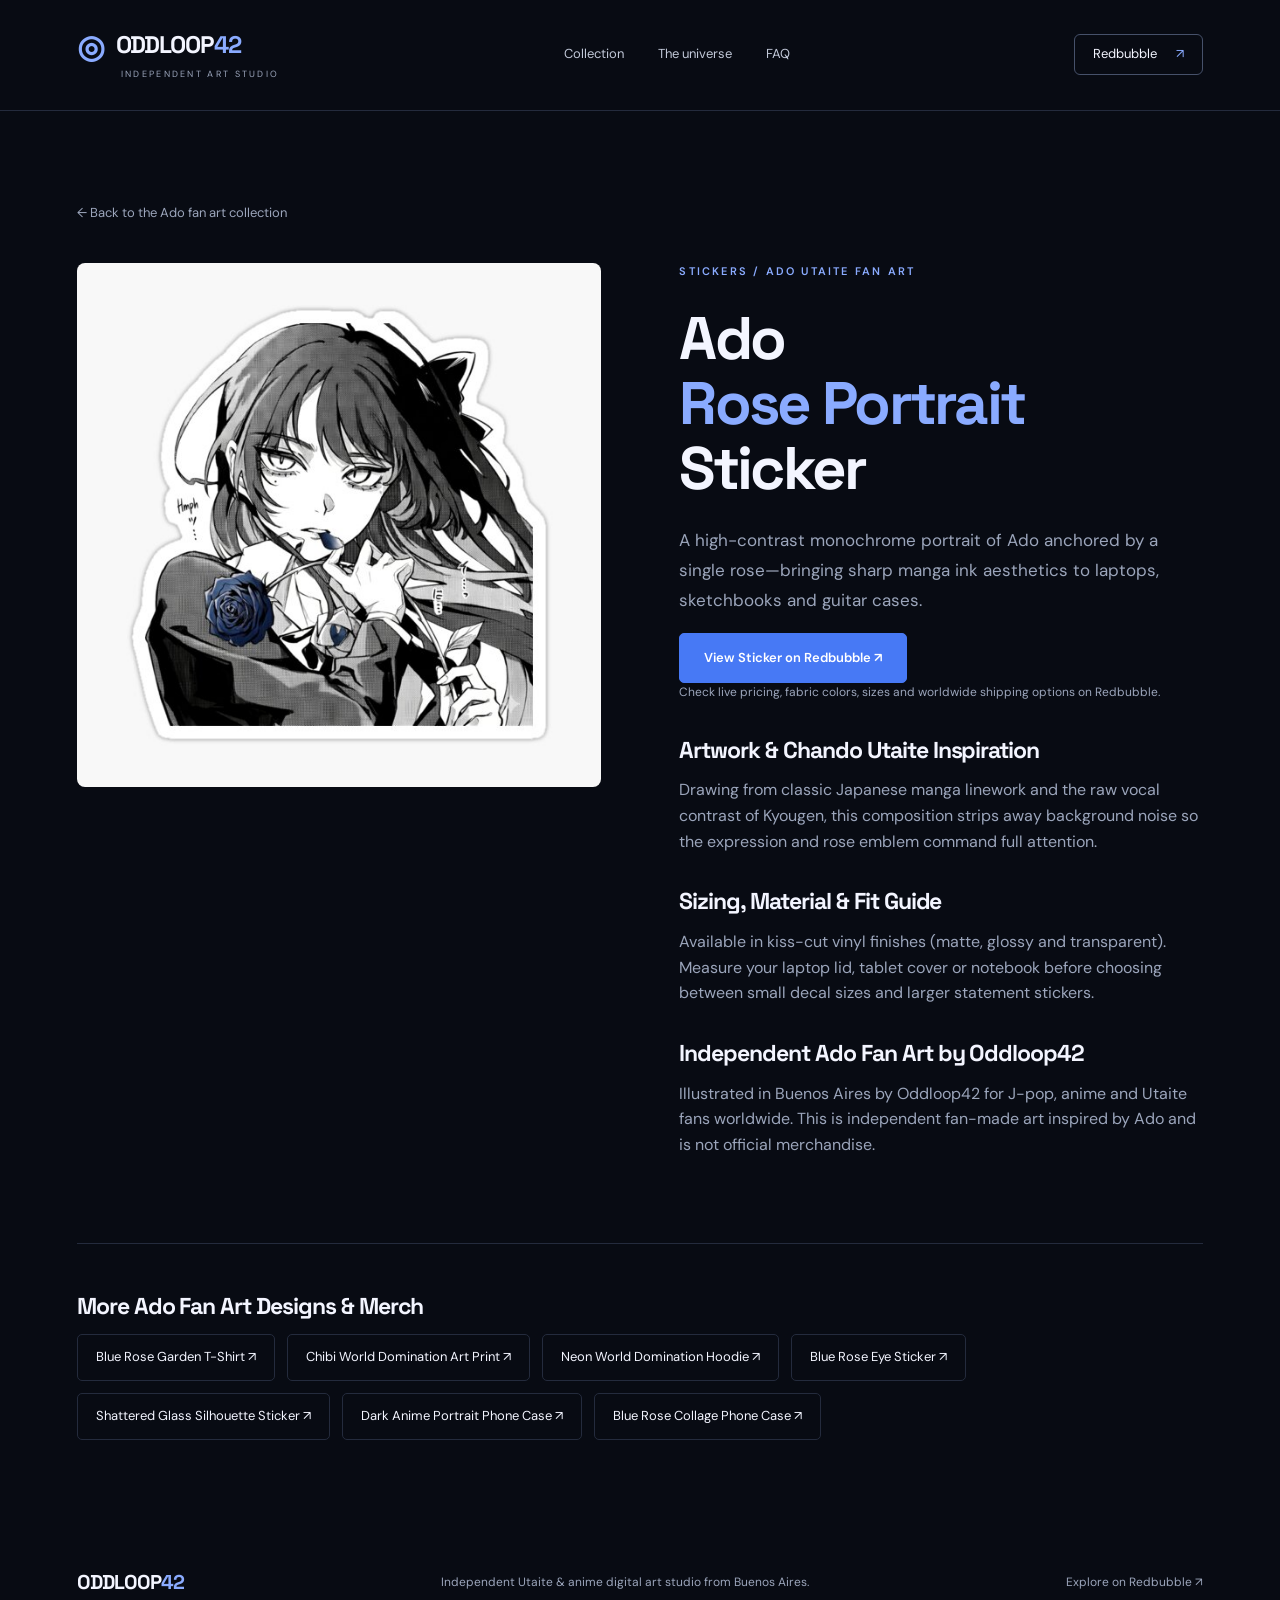
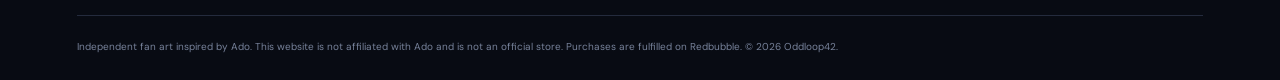
<file: designs/rose-portrait.html>
<!doctype html><html lang="en"><head><meta charset="utf-8"><meta name="viewport" content="width=device-width,initial-scale=1"><title>Ado Rose Portrait Sticker – Monochrome Manga Utaite Decal | Oddloop42</title><meta name="description" content="Monochrome manga-style Ado Rose Portrait vinyl sticker. High-contrast black, white and blue rose Utaite fan art decal for laptops, water bottles and journals."><meta name="robots" content="index,follow,max-image-preview:large"><meta name="theme-color" content="#080b13"><meta property="og:type" content="article"><meta property="og:locale" content="en_US"><meta property="og:title" content="Ado Rose Portrait Sticker – Monochrome Manga Utaite Decal | Oddloop42"><meta property="og:description" content="Monochrome manga-style Ado Rose Portrait vinyl sticker. High-contrast black, white and blue rose Utaite fan art decal for laptops, water bottles and journals."><meta name="twitter:card" content="summary_large_image"><link rel="icon" href="../assets/favicon.svg" type="image/svg+xml"><link rel="stylesheet" href="../assets/style.css"><script type="application/ld+json">{"@context": "https://schema.org", "@type": "ItemPage", "name": "Ado Rose Portrait Sticker – Monochrome Manga Utaite Decal | Oddloop42", "description": "Monochrome manga-style Ado Rose Portrait vinyl sticker. High-contrast black, white and blue rose Utaite fan art decal for laptops, water bottles and journals.", "inLanguage": "en", "mainEntity": {"@type": "VisualArtwork", "name": "Ado Rose Portrait – Sticker", "artform": "Digital Fan Art (Stickers)", "creator": {"@type": "Organization", "name": "Oddloop42"}, "about": {"@type": "Thing", "name": "Ado (Japanese Utaite Singer)"}, "sameAs": "https://www.redbubble.com/i/sticker/Ado-Rose-Portrait-Monochrome-Utaite-Fan-Art-by-Oddloop42/180071216/7sgk", "image": "https://gasvel95.github.io/oddloop42_store/assets/rose-portrait.jpg", "url": "https://gasvel95.github.io/oddloop42_store/designs/rose-portrait.html"}, "url": "https://gasvel95.github.io/oddloop42_store/designs/rose-portrait.html", "image": "https://gasvel95.github.io/oddloop42_store/assets/rose-portrait.jpg", "sameAs": "https://www.redbubble.com/i/sticker/Ado-Rose-Portrait-Monochrome-Utaite-Fan-Art-by-Oddloop42/180071216/7sgk", "breadcrumb": {"@type": "BreadcrumbList", "itemListElement": [{"@type": "ListItem", "position": 1, "name": "Ado Fan Art Merch", "item": "https://gasvel95.github.io/oddloop42_store/"}, {"@type": "ListItem", "position": 2, "name": "Ado Rose Portrait Sticker", "item": "https://gasvel95.github.io/oddloop42_store/designs/rose-portrait.html"}]}}</script><!-- deployment-seo --><link rel="canonical" href="https://gasvel95.github.io/oddloop42_store/designs/rose-portrait.html"><meta property="og:url" content="https://gasvel95.github.io/oddloop42_store/designs/rose-portrait.html"><meta property="og:image" content="https://gasvel95.github.io/oddloop42_store/assets/rose-portrait.jpg"><meta name="twitter:image" content="https://gasvel95.github.io/oddloop42_store/assets/rose-portrait.jpg"><!-- /deployment-seo --></head><body><a class="skip" href="#content">Skip to content</a><header><a class="brand" href="../index.html" aria-label="Oddloop42, home"><span class="mark">◎</span> ODDLOOP<span class="blue">42</span><small>INDEPENDENT ART STUDIO</small></a><nav aria-label="Main navigation"><a href="../index.html#collection">Collection</a><a href="../index.html#universe">The universe</a><a href="../index.html#faq">FAQ</a></nav><a class="shop-nav" href="https://www.redbubble.com/people/oddloop42/shop?asc=u&collections=4354562" target="_blank" rel="noopener">Redbubble <span>↗</span></a></header><main id="content" class="detail section"><a class="back" href="../index.html#collection">← Back to the Ado fan art collection</a><div class="detail-grid"><img class="detail-image" src="../assets/rose-portrait.jpg" width="600" height="600" fetchpriority="high" alt="Ado Rose Portrait vinyl sticker – monochrome manga Utaite decal by Oddloop42"><div><p class="eyebrow">STICKERS / ADO UTAITE FAN ART</p><h1>Ado<br><em>Rose Portrait</em> Sticker</h1><p class="intro">A high-contrast monochrome portrait of Ado anchored by a single rose—bringing sharp manga ink aesthetics to laptops, sketchbooks and guitar cases.</p><a class="button" href="https://www.redbubble.com/i/sticker/Ado-Rose-Portrait-Monochrome-Utaite-Fan-Art-by-Oddloop42/180071216/7sgk" target="_blank" rel="noopener">View Sticker on Redbubble ↗</a><p class="detail-note">Check live pricing, fabric colors, sizes and worldwide shipping options on Redbubble.</p><h2>Artwork &amp; Chando Utaite Inspiration</h2><p>Drawing from classic Japanese manga linework and the raw vocal contrast of Kyougen, this composition strips away background noise so the expression and rose emblem command full attention.</p><h2>Sizing, Material &amp; Fit Guide</h2><p>Available in kiss-cut vinyl finishes (matte, glossy and transparent). Measure your laptop lid, tablet cover or notebook before choosing between small decal sizes and larger statement stickers.</p><h2>Independent Ado Fan Art by Oddloop42</h2><p>Illustrated in Buenos Aires by Oddloop42 for J-pop, anime and Utaite fans worldwide. This is independent fan-made art inspired by Ado and is not official merchandise.</p></div></div><div class="related"><h2>More Ado Fan Art Designs &amp; Merch</h2><div class="related-links"><a href="blue-rose-garden.html">Blue Rose Garden T-Shirt ↗</a><a href="chibi-world-domination.html">Chibi World Domination Art Print ↗</a><a href="neon-world-domination.html">Neon World Domination Hoodie ↗</a><a href="blue-rose-eye.html">Blue Rose Eye Sticker ↗</a><a href="shattered-glass.html">Shattered Glass Silhouette Sticker ↗</a><a href="dark-anime-portrait.html">Dark Anime Portrait Phone Case ↗</a><a href="blue-rose-collage.html">Blue Rose Collage Phone Case ↗</a></div></div></main><footer><a class="brand" href="../index.html">ODDLOOP<span class="blue">42</span></a><p>Independent Utaite &amp; anime digital art studio from Buenos Aires.</p><a href="https://www.redbubble.com/people/oddloop42/shop?asc=u&collections=4354562" target="_blank" rel="noopener">Explore on Redbubble ↗</a><div class="legal">Independent fan art inspired by Ado. This website is not affiliated with Ado and is not an official store. Purchases are fulfilled on Redbubble. © 2026 Oddloop42.</div></footer></body></html>
</file>
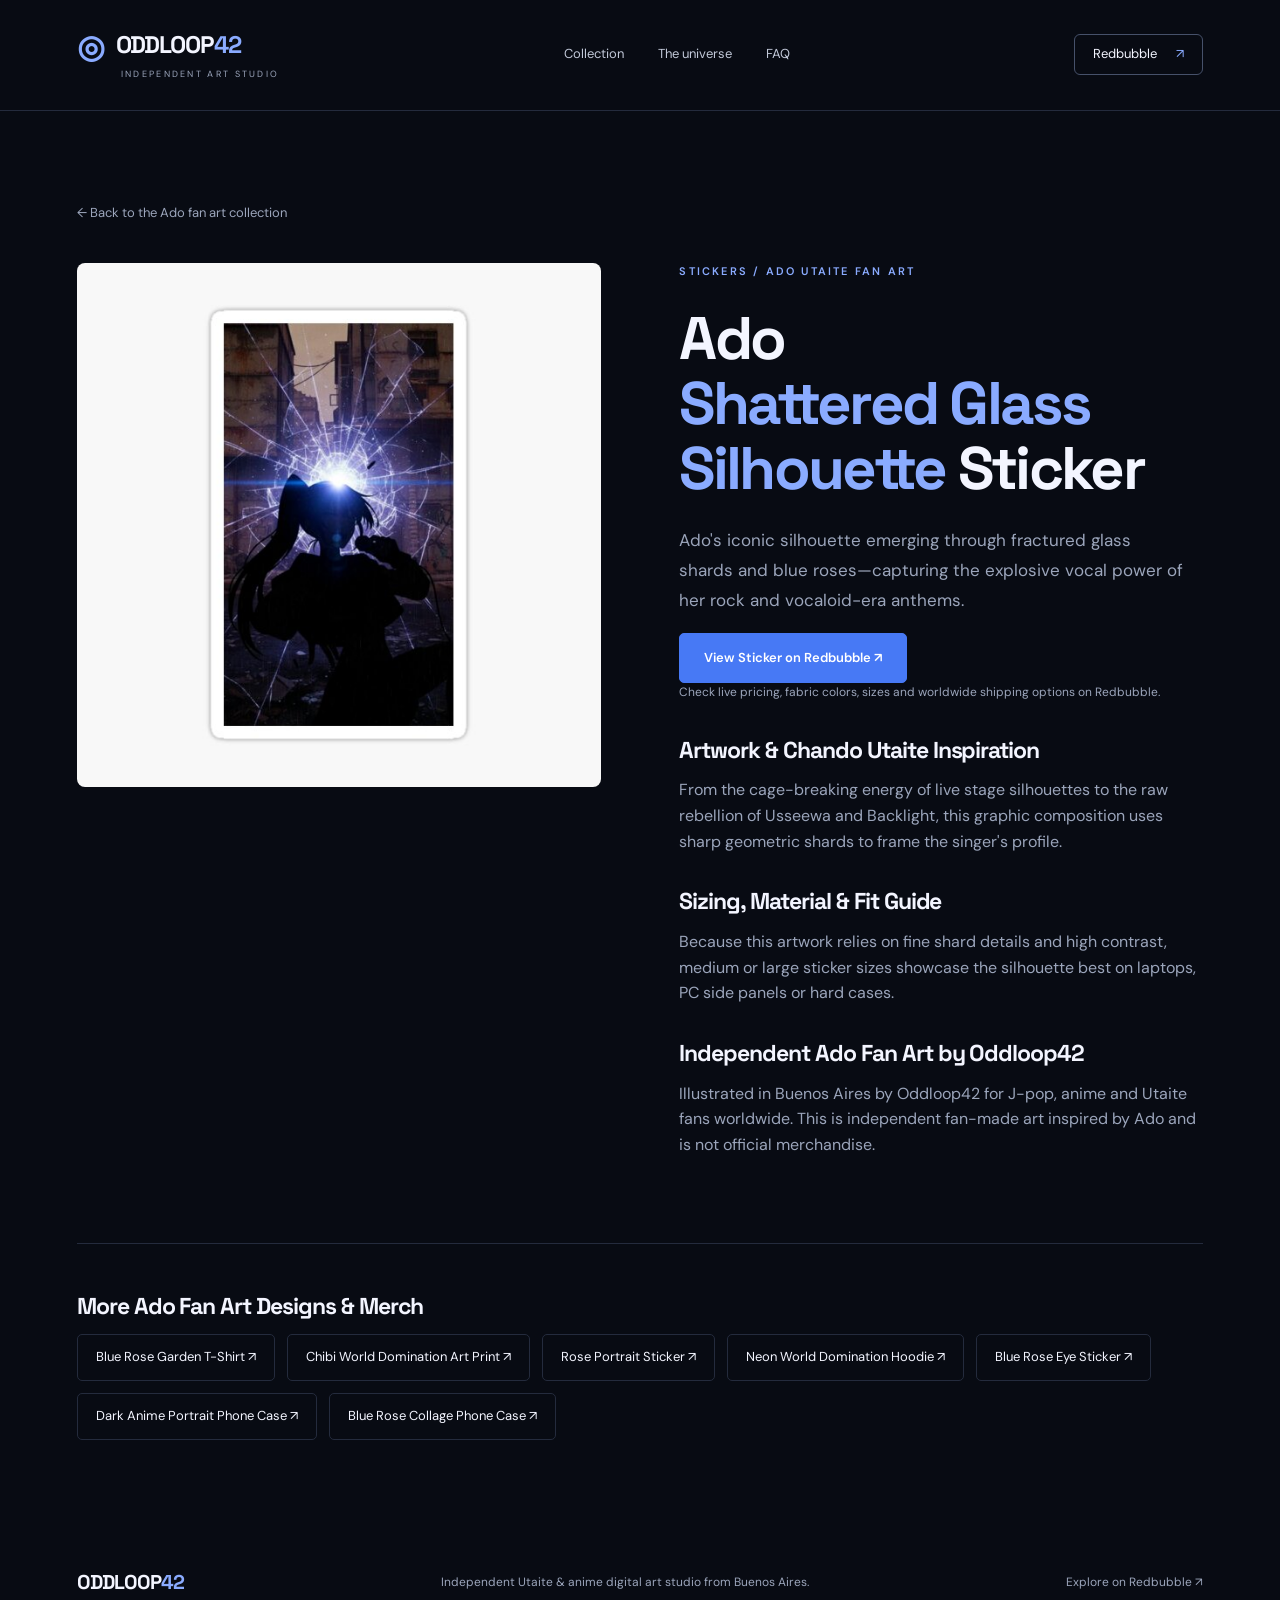
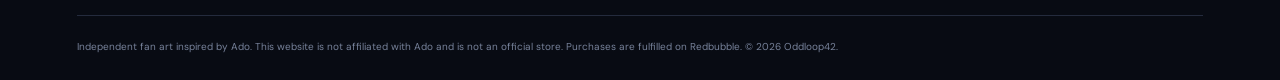
<file: designs/shattered-glass.html>
<!doctype html><html lang="en"><head><meta charset="utf-8"><meta name="viewport" content="width=device-width,initial-scale=1"><title>Ado Shattered Glass Sticker – Blue Rose Silhouette Vinyl Decal | Oddloop42</title><meta name="description" content="Ado Shattered Glass Silhouette sticker: dramatic Utaite profile amidst broken glass shards and Chando blue roses. Die-cut vinyl art decal by Oddloop42."><meta name="robots" content="index,follow,max-image-preview:large"><meta name="theme-color" content="#080b13"><meta property="og:type" content="article"><meta property="og:locale" content="en_US"><meta property="og:title" content="Ado Shattered Glass Sticker – Blue Rose Silhouette Vinyl Decal | Oddloop42"><meta property="og:description" content="Ado Shattered Glass Silhouette sticker: dramatic Utaite profile amidst broken glass shards and Chando blue roses. Die-cut vinyl art decal by Oddloop42."><meta name="twitter:card" content="summary_large_image"><link rel="icon" href="../assets/favicon.svg" type="image/svg+xml"><link rel="stylesheet" href="../assets/style.css"><script type="application/ld+json">{"@context": "https://schema.org", "@type": "ItemPage", "name": "Ado Shattered Glass Sticker – Blue Rose Silhouette Vinyl Decal | Oddloop42", "description": "Ado Shattered Glass Silhouette sticker: dramatic Utaite profile amidst broken glass shards and Chando blue roses. Die-cut vinyl art decal by Oddloop42.", "inLanguage": "en", "mainEntity": {"@type": "VisualArtwork", "name": "Ado Shattered Glass Silhouette – Sticker", "artform": "Digital Fan Art (Stickers)", "creator": {"@type": "Organization", "name": "Oddloop42"}, "about": {"@type": "Thing", "name": "Ado (Japanese Utaite Singer)"}, "sameAs": "https://www.redbubble.com/i/sticker/Ado-Shattered-Glass-Silhouette-Blue-Rose-Art-by-Oddloop42/175007357/7sgk", "image": "https://gasvel95.github.io/oddloop42_store/assets/shattered-glass.jpg", "url": "https://gasvel95.github.io/oddloop42_store/designs/shattered-glass.html"}, "url": "https://gasvel95.github.io/oddloop42_store/designs/shattered-glass.html", "image": "https://gasvel95.github.io/oddloop42_store/assets/shattered-glass.jpg", "sameAs": "https://www.redbubble.com/i/sticker/Ado-Shattered-Glass-Silhouette-Blue-Rose-Art-by-Oddloop42/175007357/7sgk", "breadcrumb": {"@type": "BreadcrumbList", "itemListElement": [{"@type": "ListItem", "position": 1, "name": "Ado Fan Art Merch", "item": "https://gasvel95.github.io/oddloop42_store/"}, {"@type": "ListItem", "position": 2, "name": "Ado Shattered Glass Silhouette Sticker", "item": "https://gasvel95.github.io/oddloop42_store/designs/shattered-glass.html"}]}}</script><!-- deployment-seo --><link rel="canonical" href="https://gasvel95.github.io/oddloop42_store/designs/shattered-glass.html"><meta property="og:url" content="https://gasvel95.github.io/oddloop42_store/designs/shattered-glass.html"><meta property="og:image" content="https://gasvel95.github.io/oddloop42_store/assets/shattered-glass.jpg"><meta name="twitter:image" content="https://gasvel95.github.io/oddloop42_store/assets/shattered-glass.jpg"><!-- /deployment-seo --></head><body><a class="skip" href="#content">Skip to content</a><header><a class="brand" href="../index.html" aria-label="Oddloop42, home"><span class="mark">◎</span> ODDLOOP<span class="blue">42</span><small>INDEPENDENT ART STUDIO</small></a><nav aria-label="Main navigation"><a href="../index.html#collection">Collection</a><a href="../index.html#universe">The universe</a><a href="../index.html#faq">FAQ</a></nav><a class="shop-nav" href="https://www.redbubble.com/people/oddloop42/shop?asc=u&collections=4354562" target="_blank" rel="noopener">Redbubble <span>↗</span></a></header><main id="content" class="detail section"><a class="back" href="../index.html#collection">← Back to the Ado fan art collection</a><div class="detail-grid"><img class="detail-image" src="../assets/shattered-glass.jpg" width="600" height="600" fetchpriority="high" alt="Ado Shattered Glass Silhouette sticker – blue rose Utaite vinyl decal by Oddloop42"><div><p class="eyebrow">STICKERS / ADO UTAITE FAN ART</p><h1>Ado<br><em>Shattered Glass Silhouette</em> Sticker</h1><p class="intro">Ado&#x27;s iconic silhouette emerging through fractured glass shards and blue roses—capturing the explosive vocal power of her rock and vocaloid-era anthems.</p><a class="button" href="https://www.redbubble.com/i/sticker/Ado-Shattered-Glass-Silhouette-Blue-Rose-Art-by-Oddloop42/175007357/7sgk" target="_blank" rel="noopener">View Sticker on Redbubble ↗</a><p class="detail-note">Check live pricing, fabric colors, sizes and worldwide shipping options on Redbubble.</p><h2>Artwork &amp; Chando Utaite Inspiration</h2><p>From the cage-breaking energy of live stage silhouettes to the raw rebellion of Usseewa and Backlight, this graphic composition uses sharp geometric shards to frame the singer&#x27;s profile.</p><h2>Sizing, Material &amp; Fit Guide</h2><p>Because this artwork relies on fine shard details and high contrast, medium or large sticker sizes showcase the silhouette best on laptops, PC side panels or hard cases.</p><h2>Independent Ado Fan Art by Oddloop42</h2><p>Illustrated in Buenos Aires by Oddloop42 for J-pop, anime and Utaite fans worldwide. This is independent fan-made art inspired by Ado and is not official merchandise.</p></div></div><div class="related"><h2>More Ado Fan Art Designs &amp; Merch</h2><div class="related-links"><a href="blue-rose-garden.html">Blue Rose Garden T-Shirt ↗</a><a href="chibi-world-domination.html">Chibi World Domination Art Print ↗</a><a href="rose-portrait.html">Rose Portrait Sticker ↗</a><a href="neon-world-domination.html">Neon World Domination Hoodie ↗</a><a href="blue-rose-eye.html">Blue Rose Eye Sticker ↗</a><a href="dark-anime-portrait.html">Dark Anime Portrait Phone Case ↗</a><a href="blue-rose-collage.html">Blue Rose Collage Phone Case ↗</a></div></div></main><footer><a class="brand" href="../index.html">ODDLOOP<span class="blue">42</span></a><p>Independent Utaite &amp; anime digital art studio from Buenos Aires.</p><a href="https://www.redbubble.com/people/oddloop42/shop?asc=u&collections=4354562" target="_blank" rel="noopener">Explore on Redbubble ↗</a><div class="legal">Independent fan art inspired by Ado. This website is not affiliated with Ado and is not an official store. Purchases are fulfilled on Redbubble. © 2026 Oddloop42.</div></footer></body></html>
</file>
<file: assets/style.css>
@import url('https://fonts.googleapis.com/css2?family=DM+Sans:wght@400;500;600;700&family=Space+Grotesk:wght@400;500;600;700&display=swap');
:root{color-scheme:dark;--bg:#080b13;--panel:#111622;--muted:#9ba5bb;--line:#242b3d;--blue:#8aabff;--accent:#4779f5}*{box-sizing:border-box}html{scroll-behavior:smooth;scroll-padding-top:30px}body{margin:0;background:var(--bg);color:#f3f5ff;font-family:'DM Sans',Arial,sans-serif;font-size:16px;line-height:1.6}h1,h2,h3,.brand{font-family:'Space Grotesk',Arial,sans-serif;line-height:1.08;letter-spacing:-.045em}h1,h2,h3,p{margin-top:0}a{color:inherit;text-decoration:none}button{font:inherit}img{max-width:100%;display:block;object-fit:cover}a,button,summary{-webkit-tap-highlight-color:transparent}a:focus-visible,button:focus-visible,summary:focus-visible{outline:3px solid var(--blue);outline-offset:6px}em{font-style:normal;color:var(--blue)}[hidden]{display:none!important}.skip{position:absolute;left:24px;top:-80px;padding:12px;background:#fff;color:#000;z-index:9}.skip:focus{top:20px}header{max-width:1440px;margin:auto;padding:30px 6%;display:flex;align-items:center;justify-content:space-between;border-bottom:1px solid var(--line);gap:24px}.brand{font-weight:700;font-size:24px;letter-spacing:-1px;position:relative;white-space:nowrap}.mark{font-size:32px;vertical-align:middle;color:var(--blue);margin-right:7px}.blue{color:var(--blue)}.brand small{display:block;font:9px 'DM Sans',sans-serif;letter-spacing:2.3px;color:var(--muted);padding-left:44px;margin-top:3px}nav{display:flex;gap:34px;font-size:13px;color:#c2c9d9}nav a:hover,.text-link:hover,.product-buy:hover{color:var(--blue)}.shop-nav{font-size:13px;border:1px solid #46516a;border-radius:6px;padding:9px 18px}.shop-nav span{margin-left:16px;color:var(--blue)}.hero{max-width:1440px;min-height:680px;margin:auto;display:grid;grid-template-columns:1.05fr 1fr;align-items:center;padding:70px 6% 65px;overflow:hidden;gap:30px;background:radial-gradient(ellipse at 80% 45%,#162a5c55,transparent 56%)}.eyebrow{font-size:11px;letter-spacing:2.2px;font-weight:600;color:var(--blue);margin-bottom:26px}.live-dot{display:inline-block;width:7px;height:7px;border-radius:100%;background:var(--blue);margin-right:8px;box-shadow:0 0 14px #719fff}.hero h1{font-size:clamp(54px,6.7vw,96px);letter-spacing:-6px;line-height:1.01;margin-bottom:28px}.hero h1 em{display:inline}.intro{font-size:17px;color:#b1bbcf;line-height:1.75;max-width:510px}.hero-actions{display:flex;align-items:center;gap:28px;margin-top:34px}.button{display:inline-flex;align-items:center;justify-content:center;gap:32px;border:1px solid var(--accent);background:var(--accent);padding:14px 24px;border-radius:5px;color:#fff;font-size:13px;font-weight:600;transition:background .2s,transform .2s}.button:hover{background:#5d89f8;transform:translateY(-2px)}.text-link{font-size:13px}.text-link span{margin-left:14px}.hero-note{font-size:9px;letter-spacing:1.4px;color:#7c88a1;margin-top:37px}.hero-note span{padding:0 8px}.hero-art{position:relative;min-height:490px;display:flex;align-items:center;justify-content:center}.outline-word{position:absolute;top:-35px;left:0;font:bold clamp(130px,16vw,220px) 'Space Grotesk',Arial,sans-serif;letter-spacing:-15px;-webkit-text-stroke:1px #4364a952;color:transparent;transform:rotate(-9deg);user-select:none}.orbit{border:1px solid #3960a735;position:absolute;width:450px;height:450px;border-radius:50%;transform:rotate(-24deg) scaleX(1.15)}.hero-main-image{width:355px;background:#eef0f4;padding:10px;transform:rotate(-7deg);box-shadow:0 25px 80px #0009;position:relative;margin-right:45px}.hero-main-image img{width:100%;height:auto;aspect-ratio:1}.hero-main-image span{font:9px 'Space Grotesk',sans-serif;letter-spacing:1.2px;color:#243049;display:flex;justify-content:space-between;padding:13px 4px 3px}.hero-small-image{position:absolute;width:165px;bottom:12px;right:0;background:#f1f3f9;padding:9px;transform:rotate(10deg);box-shadow:0 12px 35px #0008}.hero-small-image span{display:block;color:#243049;font-size:8px;letter-spacing:1px;text-align:center;padding-top:7px}.vertical-note{position:absolute;right:-27px;top:44px;writing-mode:vertical-rl;letter-spacing:3px;font-size:9px;color:#8f9abb}.ticker{border-top:1px solid #2c3b5e;border-bottom:1px solid #2c3b5e;background:#10192b;padding:17px 5%;display:flex;justify-content:space-between;gap:28px;white-space:nowrap;overflow:hidden;color:#b4caff;font:12px 'Space Grotesk',Arial,sans-serif;letter-spacing:2px}.ticker b{color:#5179cc}.section{max-width:1440px;margin:auto;padding:88px 6%}.section-top{display:flex;align-items:flex-end;justify-content:space-between;gap:30px}.section-top .eyebrow{margin-bottom:15px}h2{font-size:43px;margin-bottom:26px}.section-top h2{margin-bottom:0}.section-top>p{color:var(--muted);font-size:14px;margin:0}.filters{display:flex;align-items:center;gap:8px;flex-wrap:wrap;margin:34px 0 30px}.filters button{padding:8px 18px;color:#a6b1c7;background:transparent;border:1px solid #2d3546;border-radius:5px;font-size:12px;cursor:pointer}.filters button[aria-pressed=true]{background:#f0f3ff;border-color:#f0f3ff;color:#101728}.filters button:hover{border-color:var(--blue)}#count{margin-left:auto;font-size:11px;color:#8c97ad}.product-grid{display:grid;grid-template-columns:repeat(4,1fr);gap:34px 22px}.product-image{display:block;position:relative;border-radius:7px;overflow:hidden;background:#f8f8f8}.product-image img{width:100%;height:auto;aspect-ratio:1;transition:transform .3s}.product-image:hover img{transform:scale(1.04)}.image-arrow{position:absolute;right:12px;bottom:12px;width:30px;height:30px;background:#0b142dcc;border:1px solid #fff4;border-radius:50%;text-align:center;line-height:28px}.product-meta{display:flex;justify-content:space-between;color:#8694b0;font-size:9px;text-transform:uppercase;letter-spacing:1.1px;margin:17px 0 8px}.product-meta span:last-child{font-size:8px;color:#69758c}.product h3{font-size:18px;letter-spacing:-.5px;margin-bottom:14px}.product-buy{font-size:11px;color:#b6c7ed;display:flex;justify-content:space-between;border-top:1px solid var(--line);padding-top:12px}.collection-bottom{display:flex;justify-content:space-between;align-items:center;border-top:1px solid var(--line);padding-top:30px;margin-top:40px}.collection-bottom p{font-size:13px;color:var(--muted);margin:0}.secondary{background:transparent;border-color:#3d4a68}.secondary:hover{background:#192744}.universe{border-top:1px solid var(--line);display:grid;grid-template-columns:1fr 1fr;gap:9%;align-items:center}.universe-art{position:relative;background:#111b31;padding:30px 30px 55px;border:1px solid #293955;transform:rotate(-3deg)}.universe-art img{width:100%;aspect-ratio:1}.universe-art span{display:block;font-size:10px;letter-spacing:3px;margin-top:25px;color:#a9bfea;text-align:center}.universe h2{font-size:56px;line-height:1.08}.universe-copy>p:not(.eyebrow){font-size:14px;color:var(--muted);line-height:1.9}.universe-copy .text-link{display:inline-block;margin-top:15px}.guide{background:#101522;border-block:1px solid var(--line)}.guide h2{max-width:650px}.guide-grid{display:grid;grid-template-columns:repeat(3,1fr);gap:35px;margin-top:45px}.guide-grid article{border-top:1px solid #39455c;padding-top:20px}.guide-grid span{font:12px 'Space Grotesk',sans-serif;color:var(--blue)}.guide-grid h3{font-size:22px;margin:22px 0 14px}.guide-grid p{font-size:14px;color:var(--muted);line-height:1.85;margin:0}.faq{display:grid;grid-template-columns:.9fr 1.1fr;gap:8%}.faq>div>p:last-child{color:var(--muted);font-size:14px}.faq details{border-bottom:1px solid var(--line);padding:20px 0}.faq details:first-child{border-top:1px solid var(--line)}summary{cursor:pointer;list-style:none;font-size:14px;display:flex;justify-content:space-between;gap:20px}summary::-webkit-details-marker{display:none}summary:after{content:'+';font-size:20px;color:var(--blue);line-height:1}details[open] summary:after{content:'−'}.faq details p{font-size:14px;color:var(--muted);margin:17px 22px 0 0}.final-cta{text-align:center;padding:80px 20px 90px;border-block:1px solid #293654;background:radial-gradient(ellipse at center bottom,#17316a80,transparent 75%),#0d1321}.final-cta h2{font-size:58px;line-height:1.1}.final-cta>p:last-child{font-size:11px;color:var(--muted);margin:20px 0 0}footer{padding:44px 6% 25px;max-width:1440px;margin:auto;display:flex;align-items:center;justify-content:space-between;flex-wrap:wrap;gap:22px}footer .brand{font-size:20px}footer p,footer>a:last-of-type{font-size:12px;color:var(--muted);margin:0}.legal{width:100%;border-top:1px solid var(--line);padding-top:22px;color:#77829a;font-size:10px;line-height:1.7}.back{display:inline-block;color:var(--muted);font-size:13px;margin-bottom:40px}.detail-grid{display:grid;grid-template-columns:1fr 1fr;gap:7%}.detail-image{border-radius:8px;width:100%;height:auto;position:sticky;top:30px}.detail h1{font-size:60px;margin-bottom:25px}.detail h2{font-size:23px;margin:35px 0 15px}.detail-grid p:not(.eyebrow){color:var(--muted)}.detail-note{font-size:12px}.related{margin-top:70px;border-top:1px solid var(--line);padding-top:15px}.related-links{display:flex;flex-wrap:wrap;gap:12px}.related-links a{font-size:13px;padding:12px 18px;border:1px solid var(--line);border-radius:5px}.related-links a:hover{border-color:var(--blue)}
@media(min-width:1600px){.hero h1{font-size:96px}}@media(max-width:1100px){header nav{gap:20px}.hero{min-height:590px}.hero h1{letter-spacing:-4px}.hero-art{min-height:420px}.hero-main-image{width:285px;margin-right:20px}.hero-small-image{width:135px;bottom:20px}.orbit{width:340px;height:340px}.product-grid{grid-template-columns:repeat(3,1fr)}.universe h2{font-size:46px}.vertical-note{right:-18px}#count{width:100%;margin:8px 0 0}.detail h1{font-size:45px}}@media(max-width:760px){header{padding:22px 5%;gap:15px;flex-wrap:wrap}.brand{font-size:20px}.brand small{font-size:7px;letter-spacing:1.4px}.mark{font-size:27px}header nav{order:3;width:100%;justify-content:center;border-top:1px solid var(--line);padding-top:17px;font-size:12px;gap:30px}.shop-nav{font-size:11px;padding:8px 12px}.hero{padding:48px 6% 35px;grid-template-columns:1fr;gap:15px}.hero h1{font-size:68px;letter-spacing:-4px}.hero .intro{font-size:15px}.eyebrow{font-size:9px;letter-spacing:1.6px;margin-bottom:22px}.hero-art{min-height:395px;margin-top:22px}.hero-main-image{width:265px;margin-right:40px}.hero-small-image{width:135px;right:15px;bottom:0}.outline-word{font-size:175px;left:15px;top:-35px}.vertical-note{right:0}.orbit{width:310px;height:310px}.hero-note{font-size:8px;letter-spacing:.6px}.hero-actions{gap:20px}.button{gap:18px;padding:13px 19px;font-size:12px}.text-link{font-size:12px}.ticker{font-size:10px;padding-block:13px;justify-content:flex-start;gap:22px}.section{padding:58px 6%}.section-top{display:block}.section-top>p{margin-top:20px;font-size:13px}h2{font-size:34px}.filters{gap:7px;margin-top:26px}.filters button{padding:7px 11px;font-size:11px}.product-grid{grid-template-columns:repeat(2,minmax(0,1fr));gap:28px 14px}.product-meta{font-size:8px;letter-spacing:.5px}.product-meta span:last-child{display:none}.product h3{font-size:16px;line-height:1.2;min-height:38px}.product-buy{font-size:10px}.collection-bottom{align-items:flex-start;gap:15px;flex-direction:column}.universe{grid-template-columns:1fr;gap:45px}.universe-art{max-width:390px;margin:auto;padding:20px 20px 30px}.universe h2{font-size:45px}.guide-grid{grid-template-columns:1fr;gap:28px;margin-top:30px}.guide-grid h3{margin-top:15px}.faq{grid-template-columns:1fr;gap:25px}.final-cta{padding:58px 6%}.final-cta h2{font-size:42px}footer{padding:32px 6% 22px;gap:16px}footer p{width:100%;order:2}footer .legal{order:3}.detail-grid{grid-template-columns:1fr;gap:30px}.detail-image{position:static}.detail h1{font-size:46px}.detail .intro{font-size:16px}.related{margin-top:40px}}
@media(prefers-reduced-motion:reduce){html{scroll-behavior:auto}*,*:before,*:after{transition:none!important}}

img{height:auto}.hero-small-image img{width:100%;aspect-ratio:1}

@media(max-width:760px){.hero-actions .button{white-space:nowrap;padding:13px 14px;gap:12px}.hero-actions .text-link{white-space:nowrap}}
</file>
